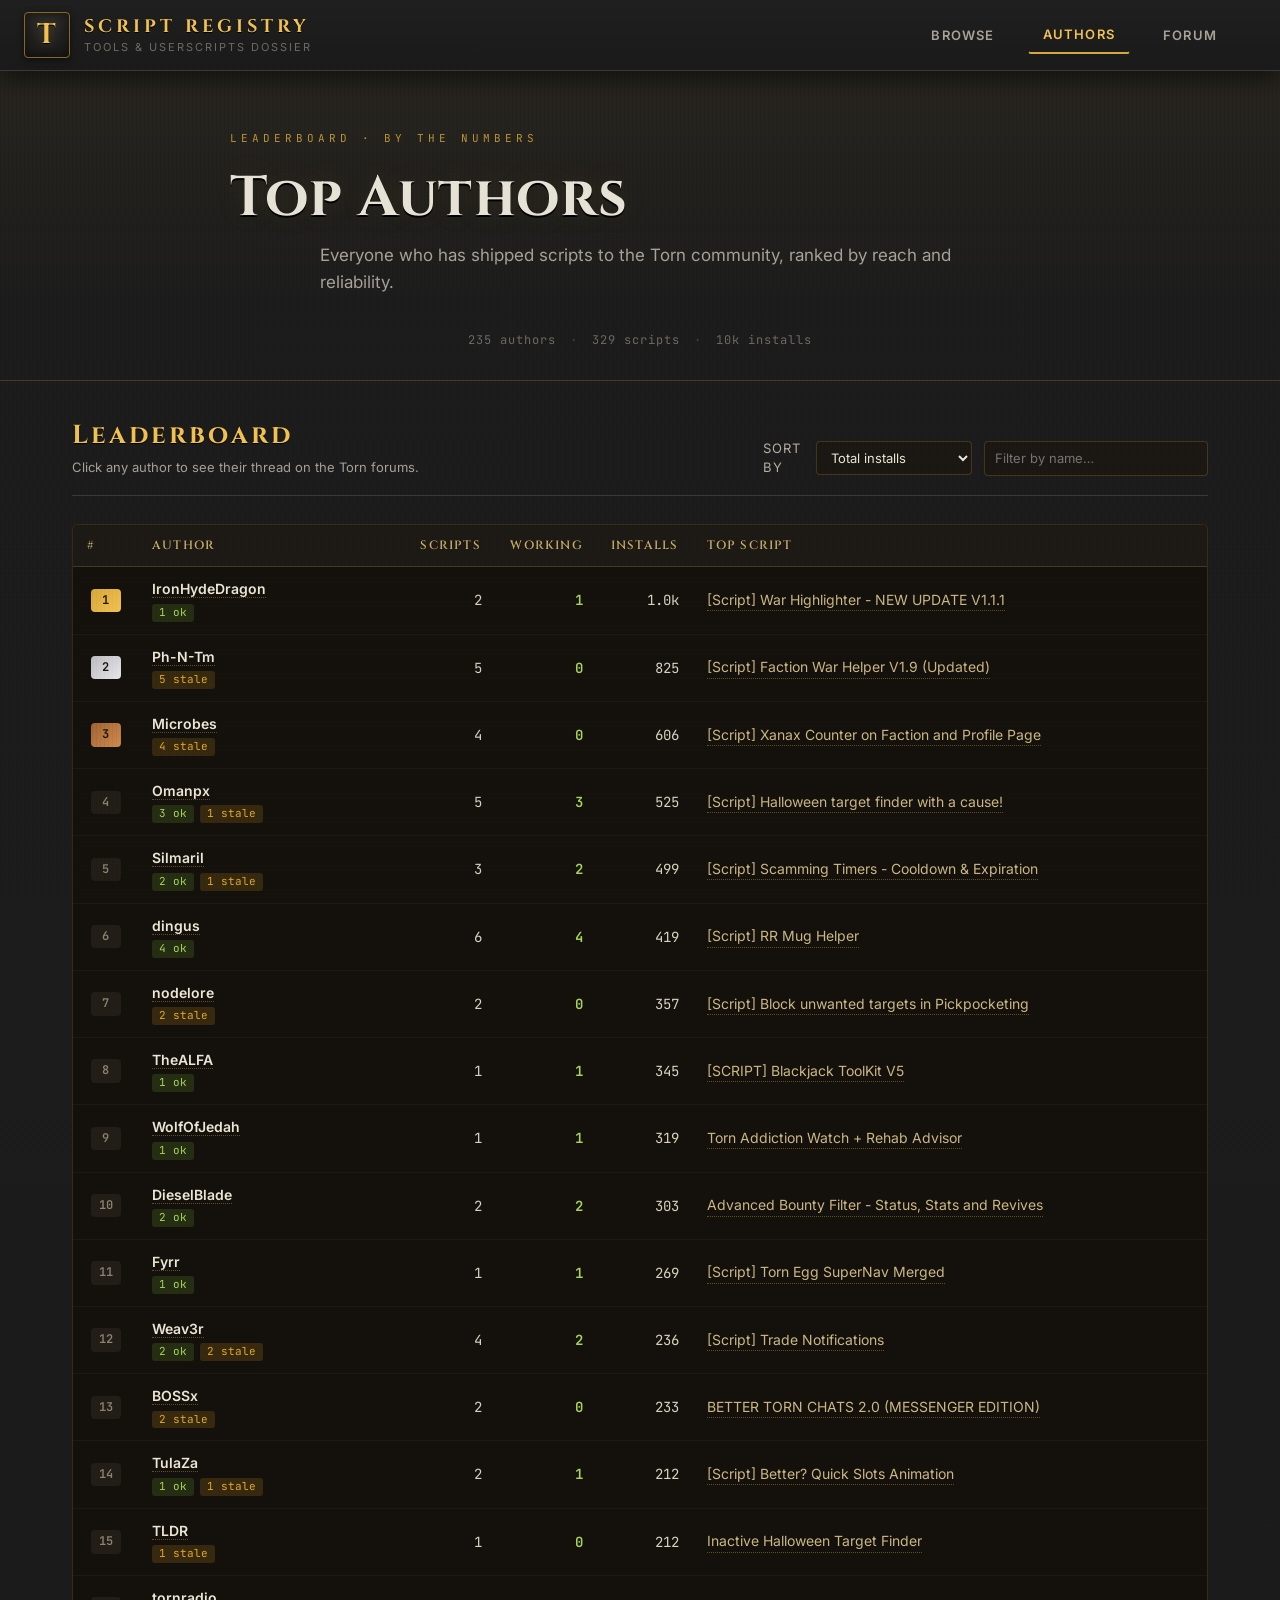
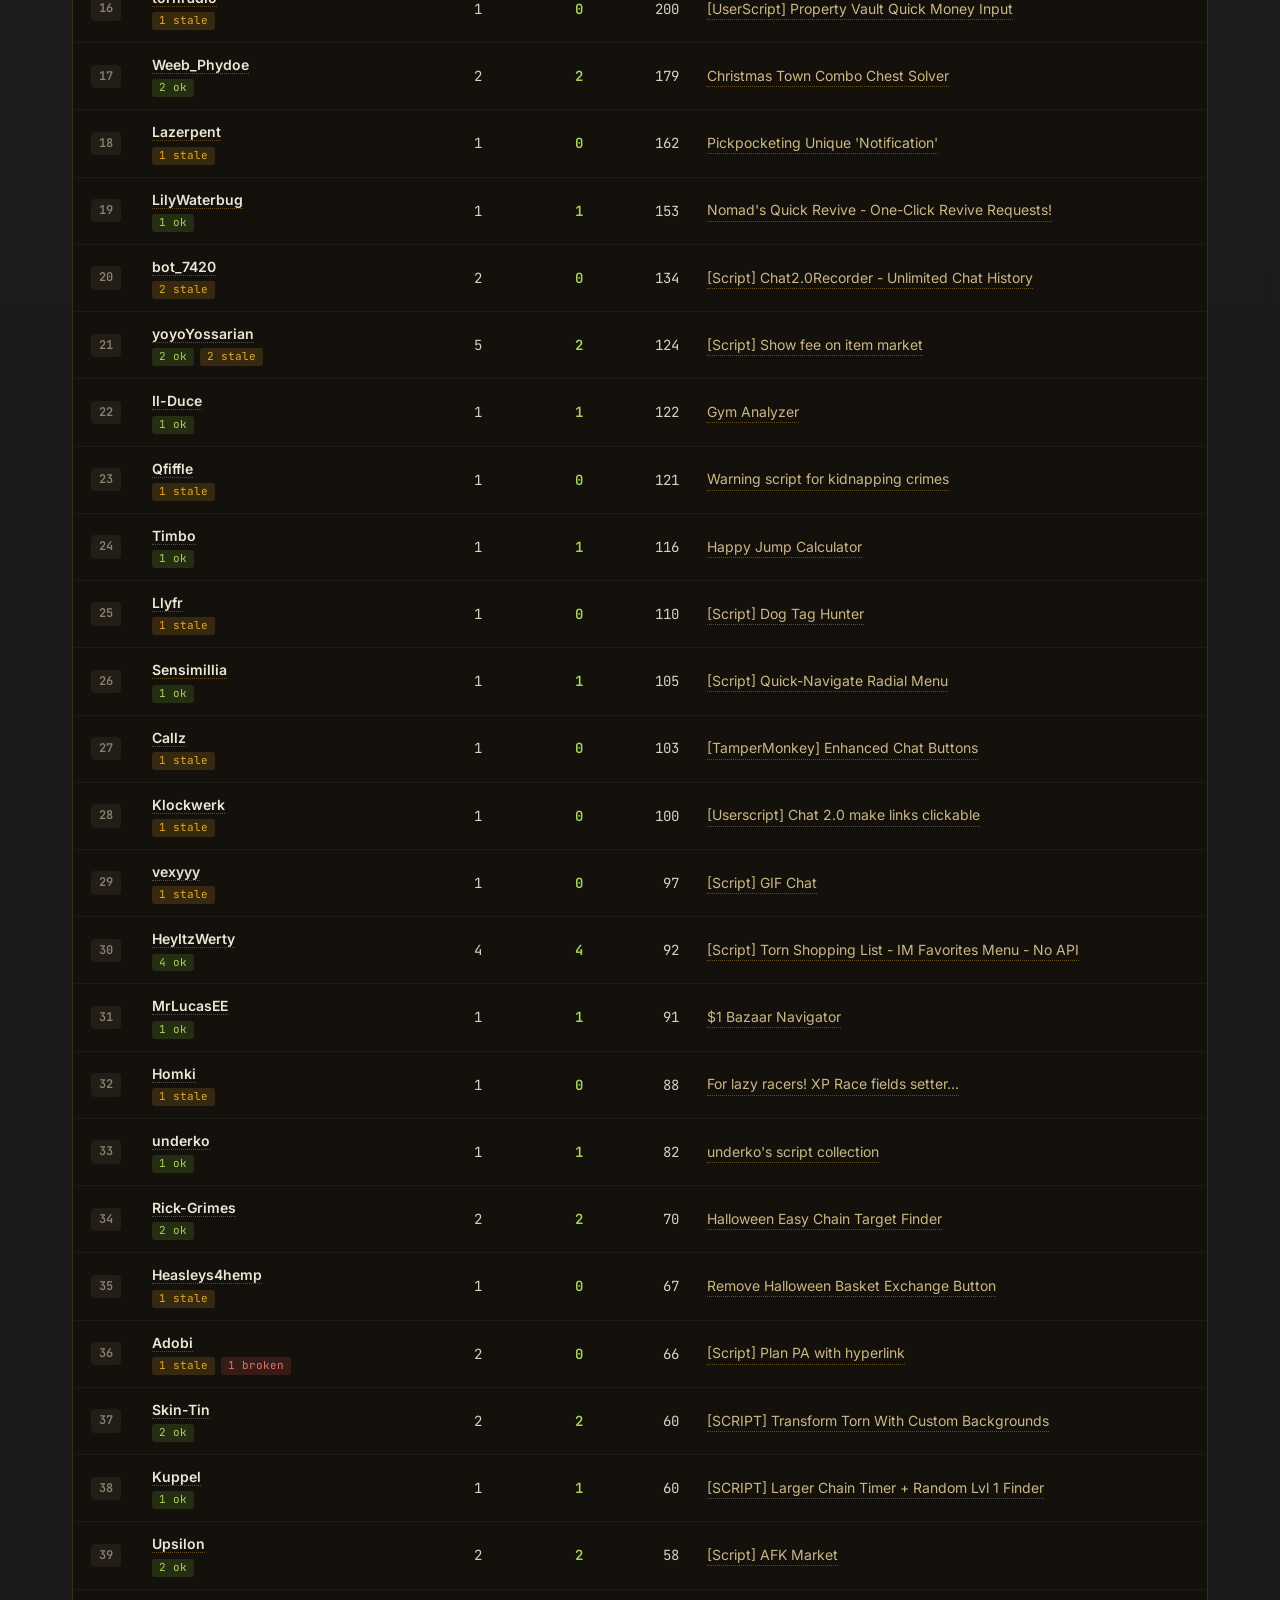
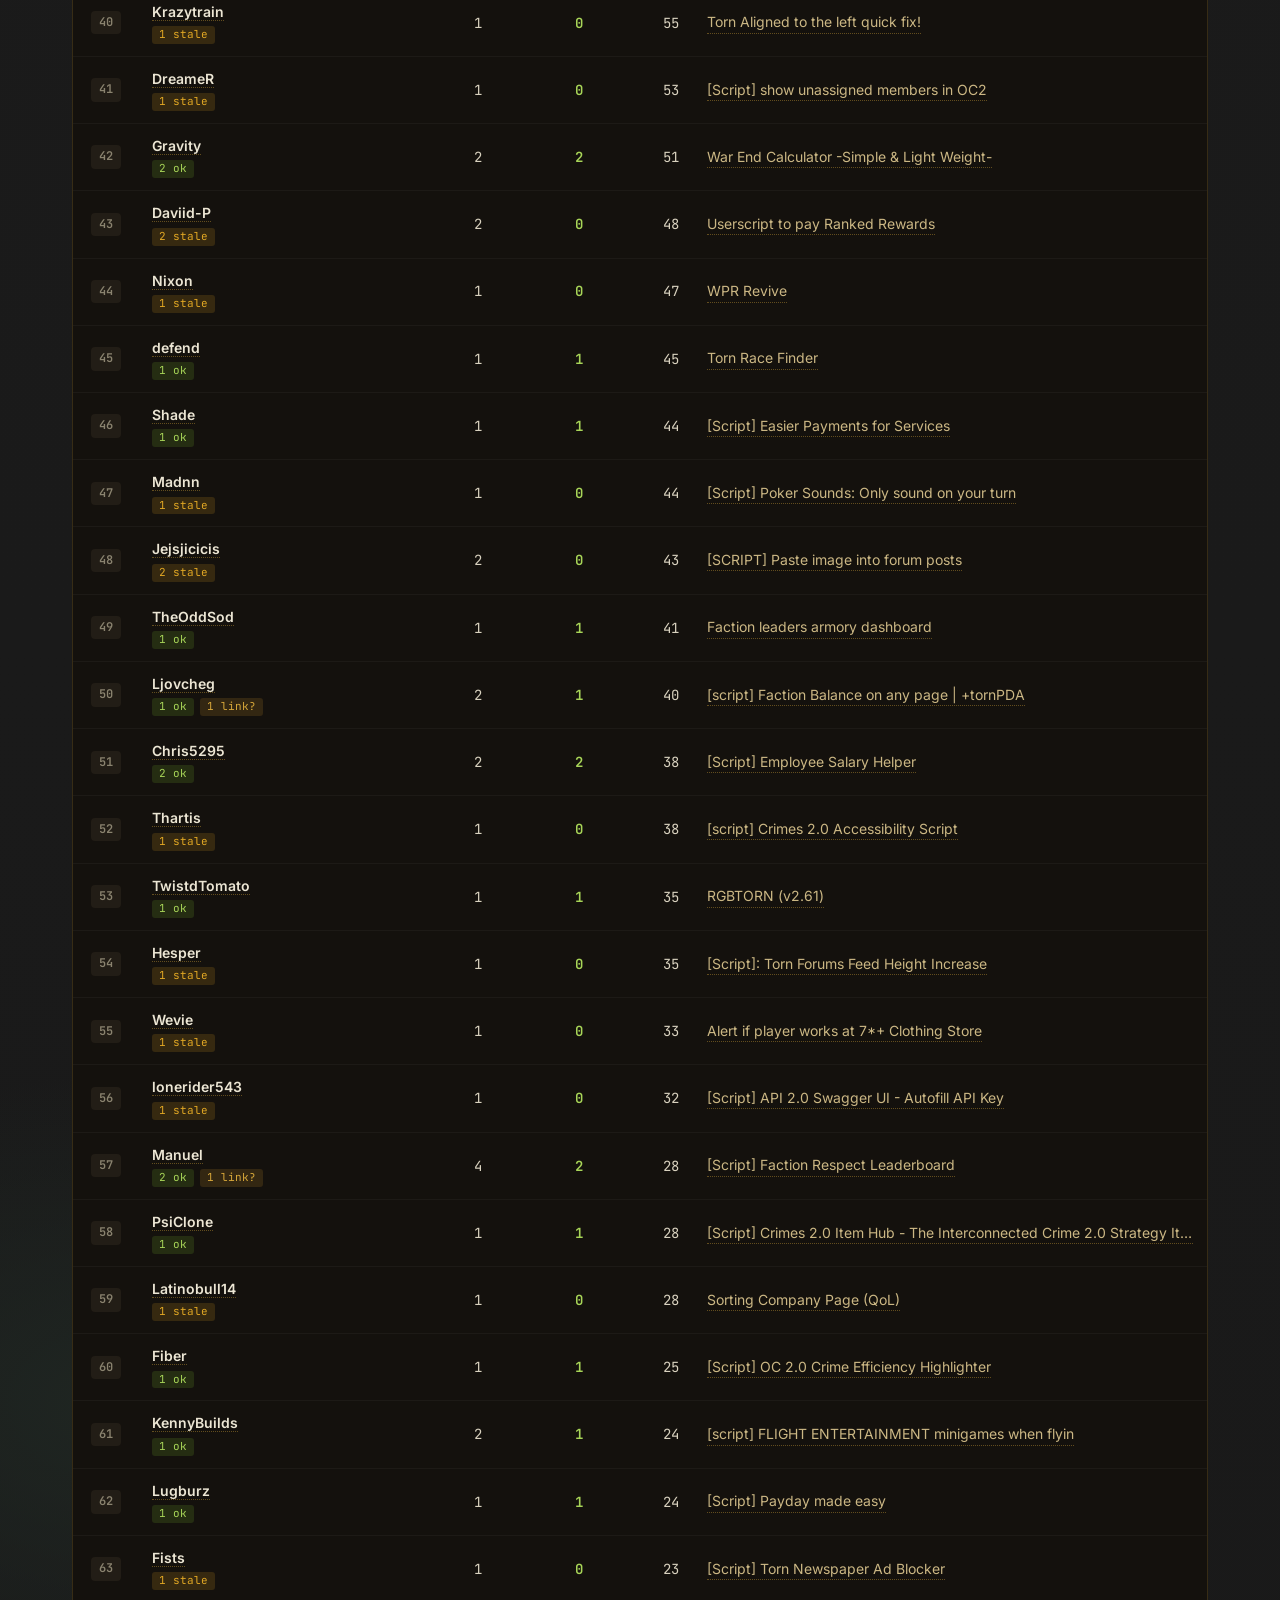
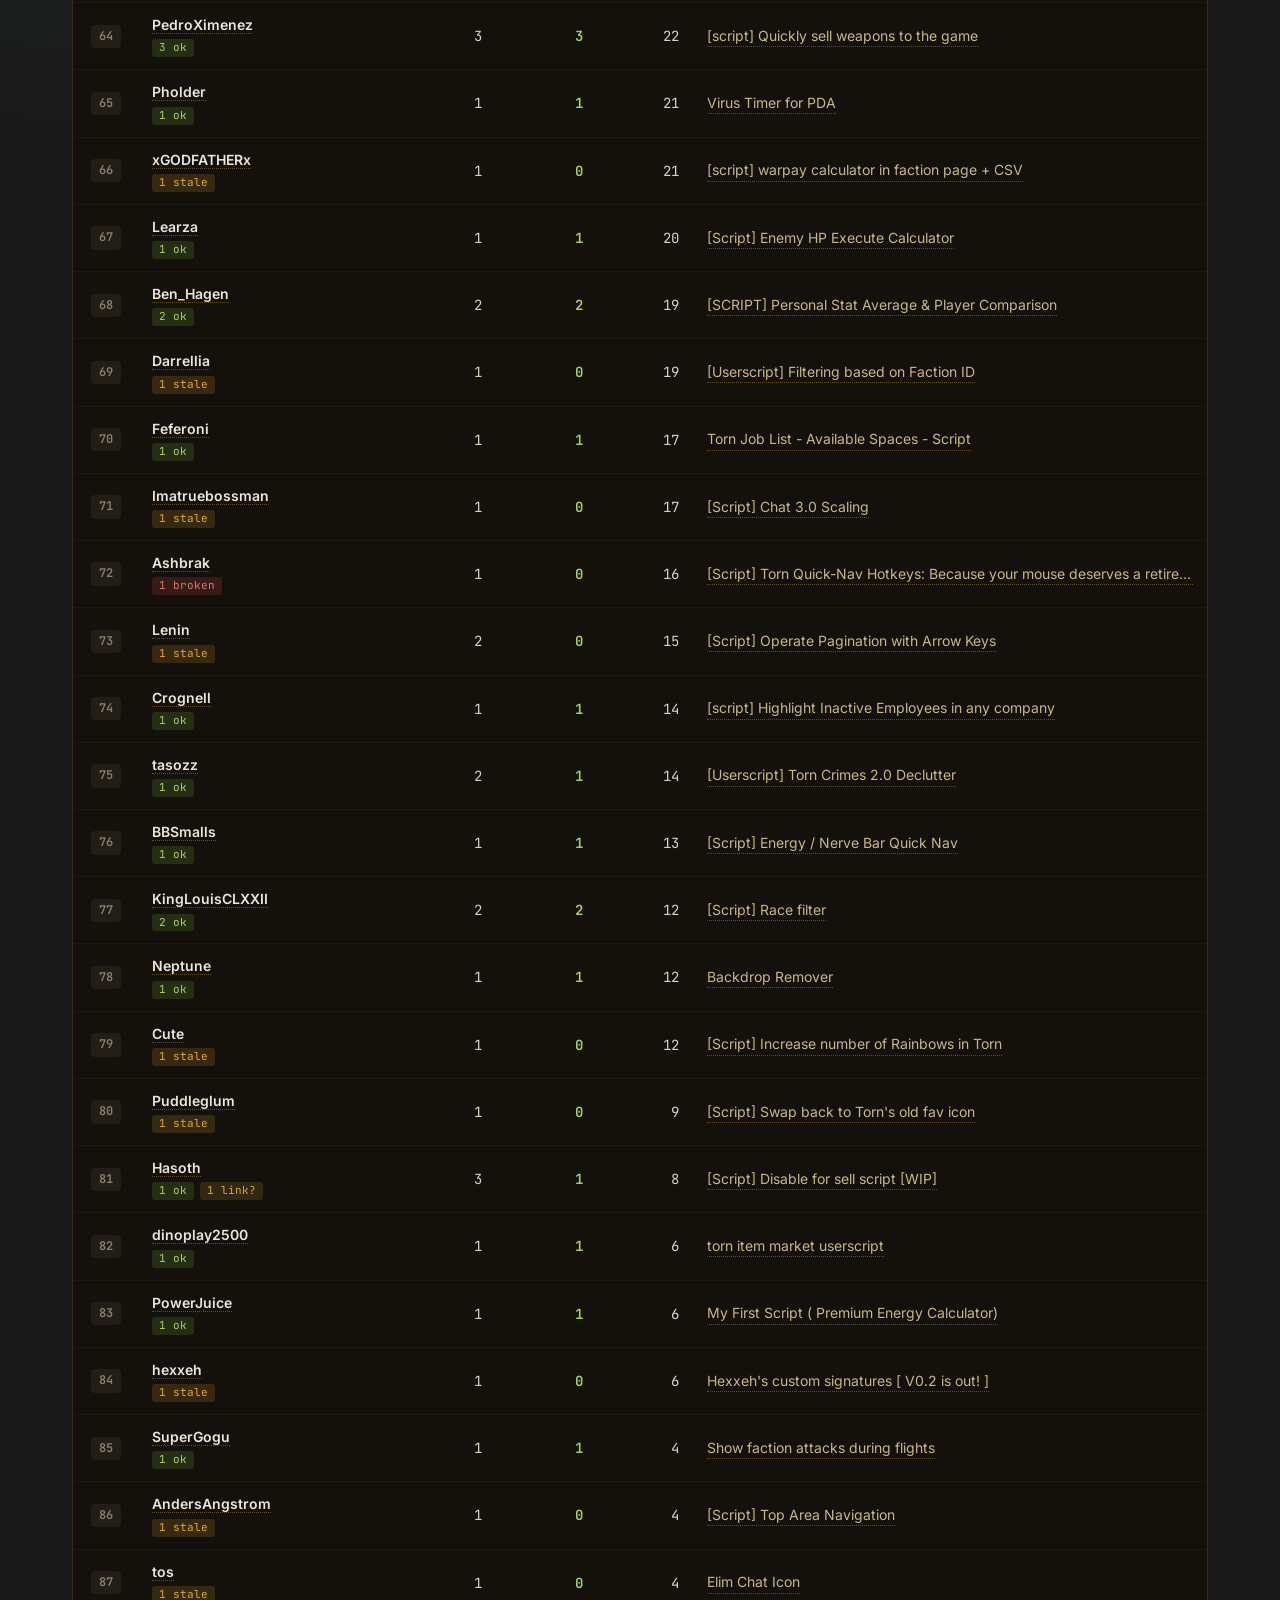
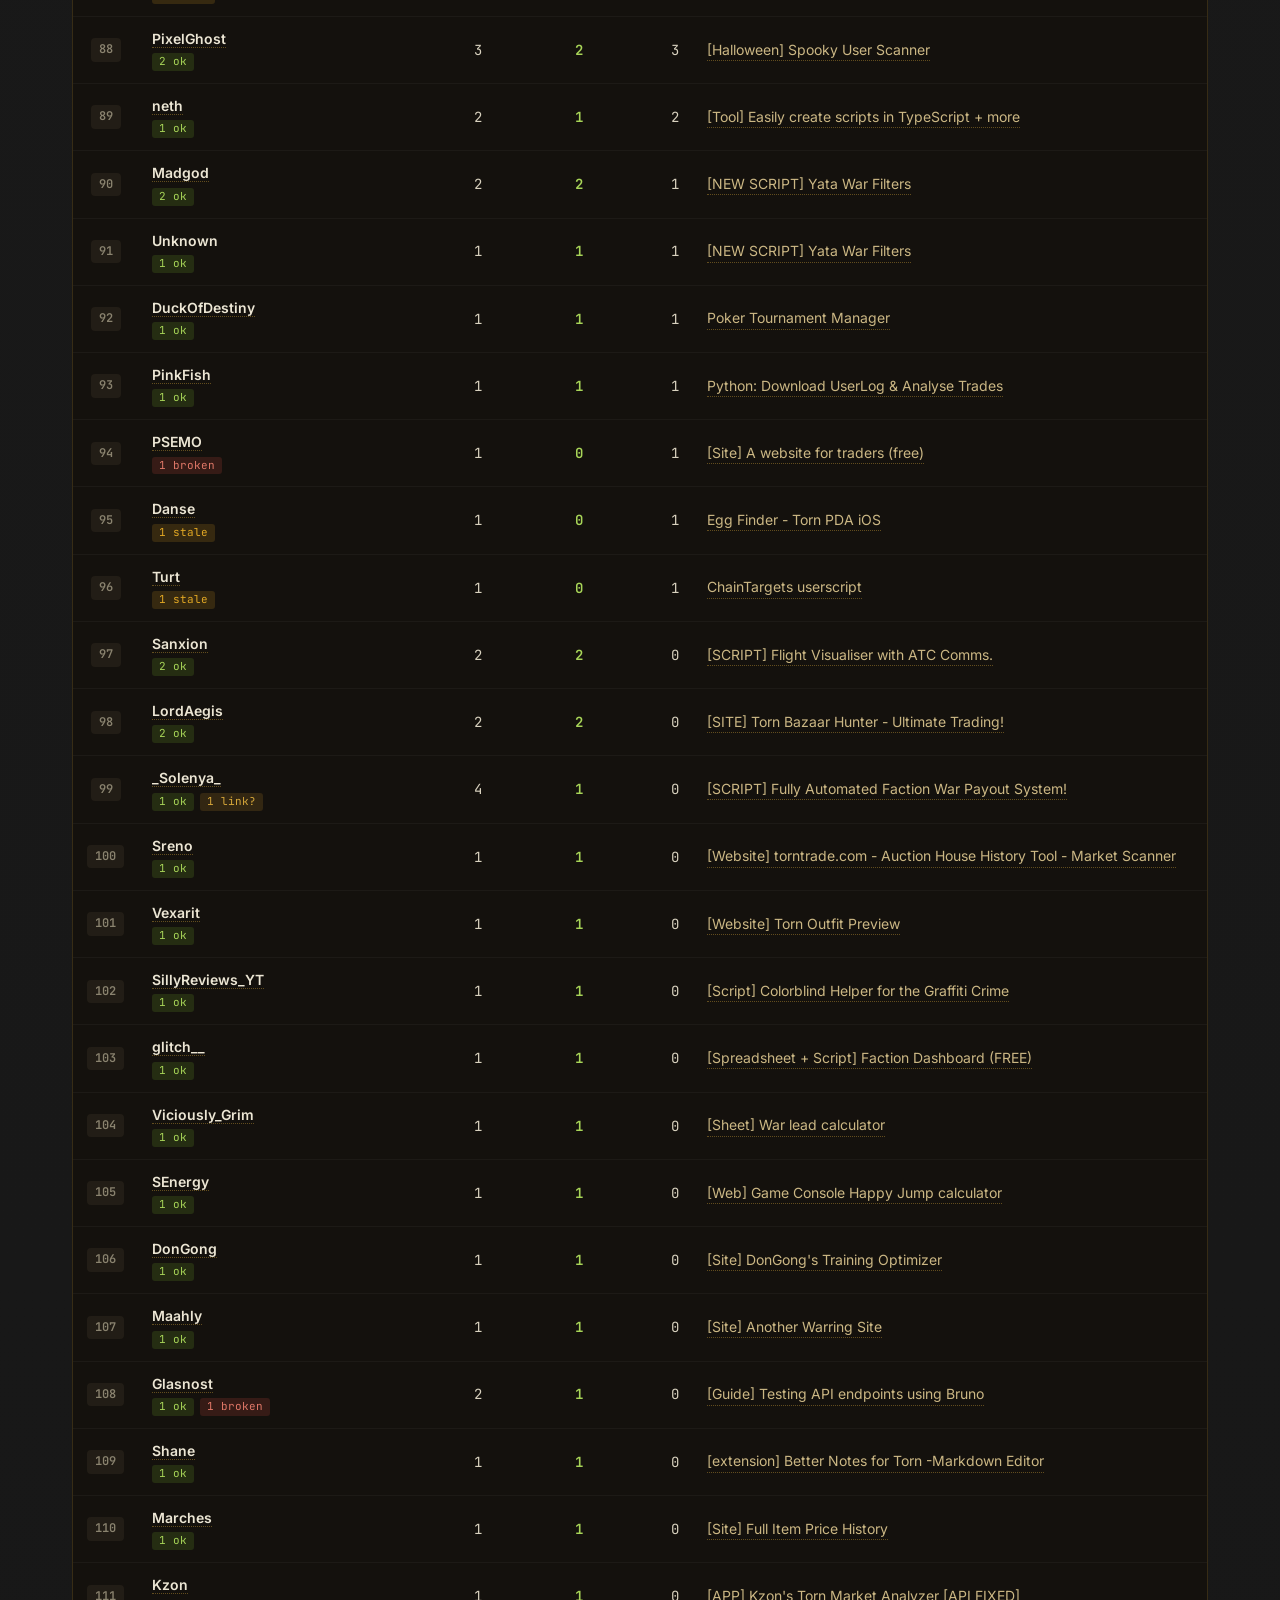
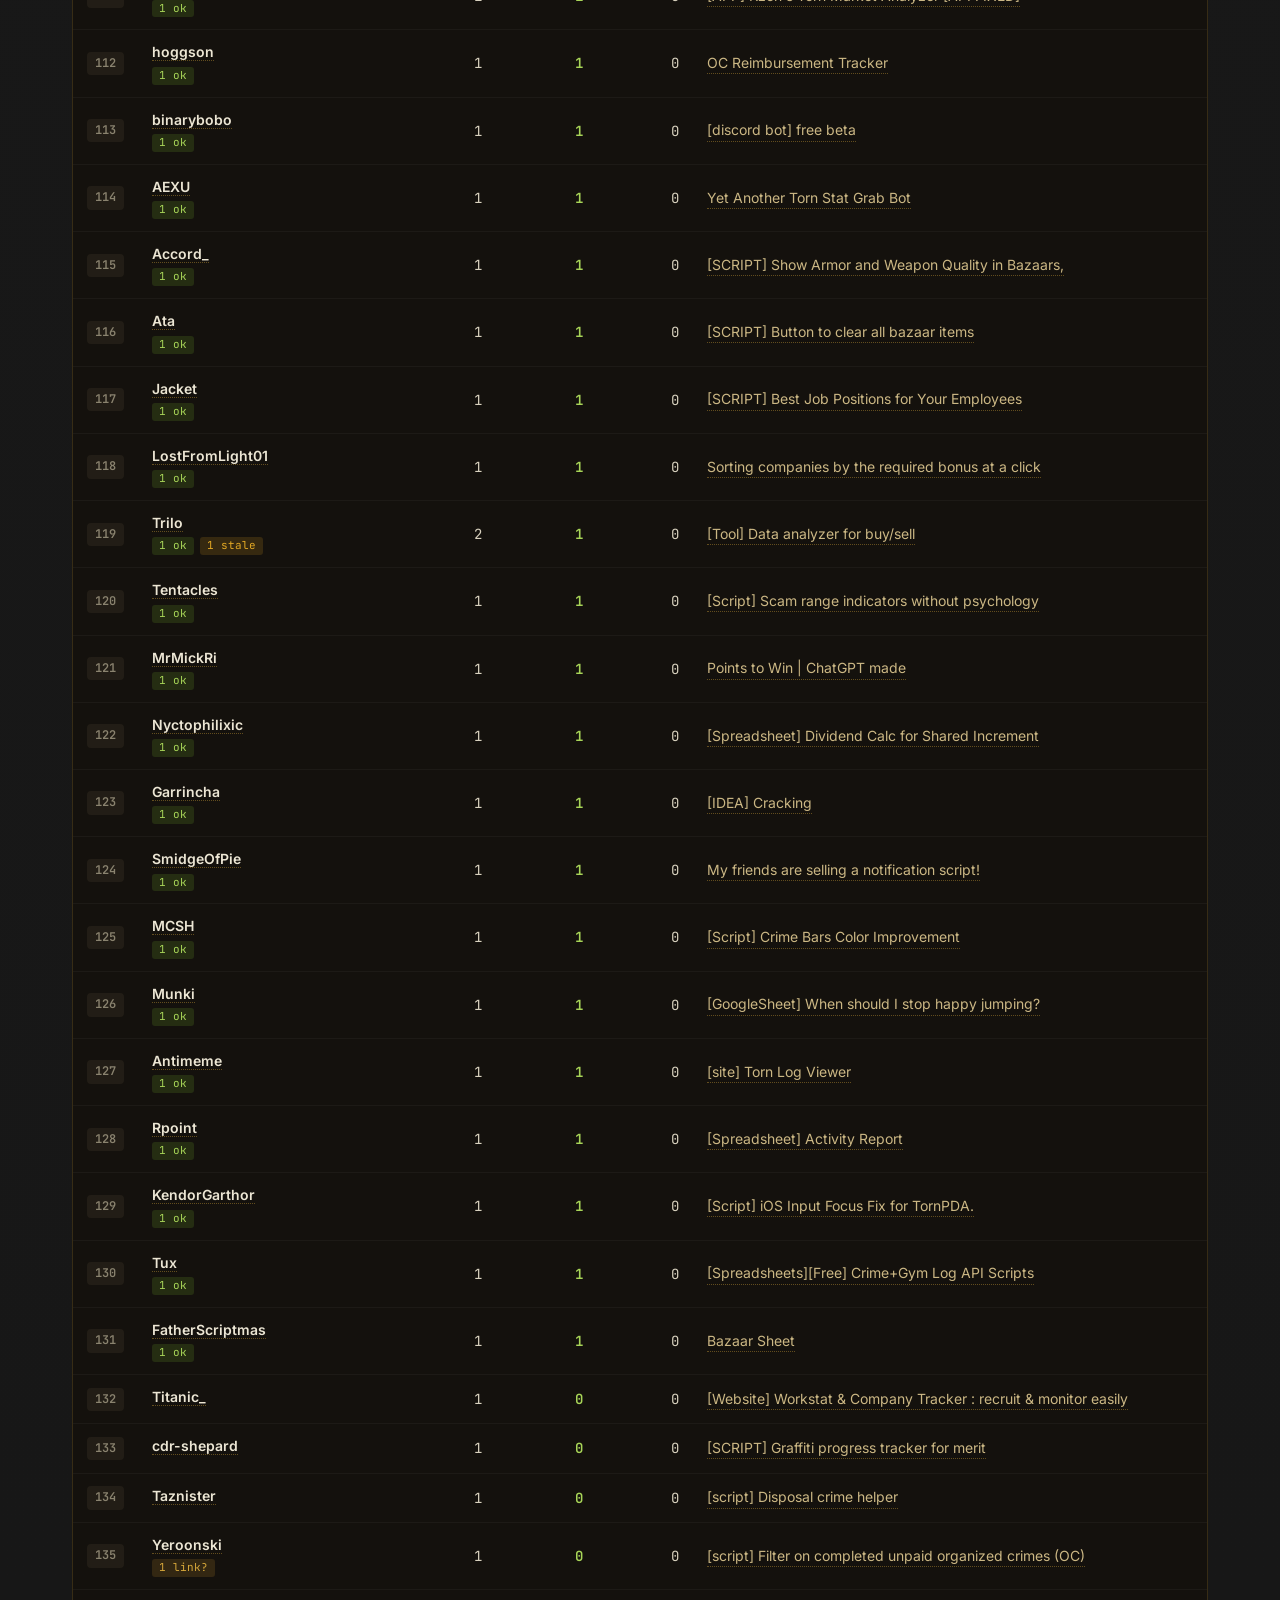
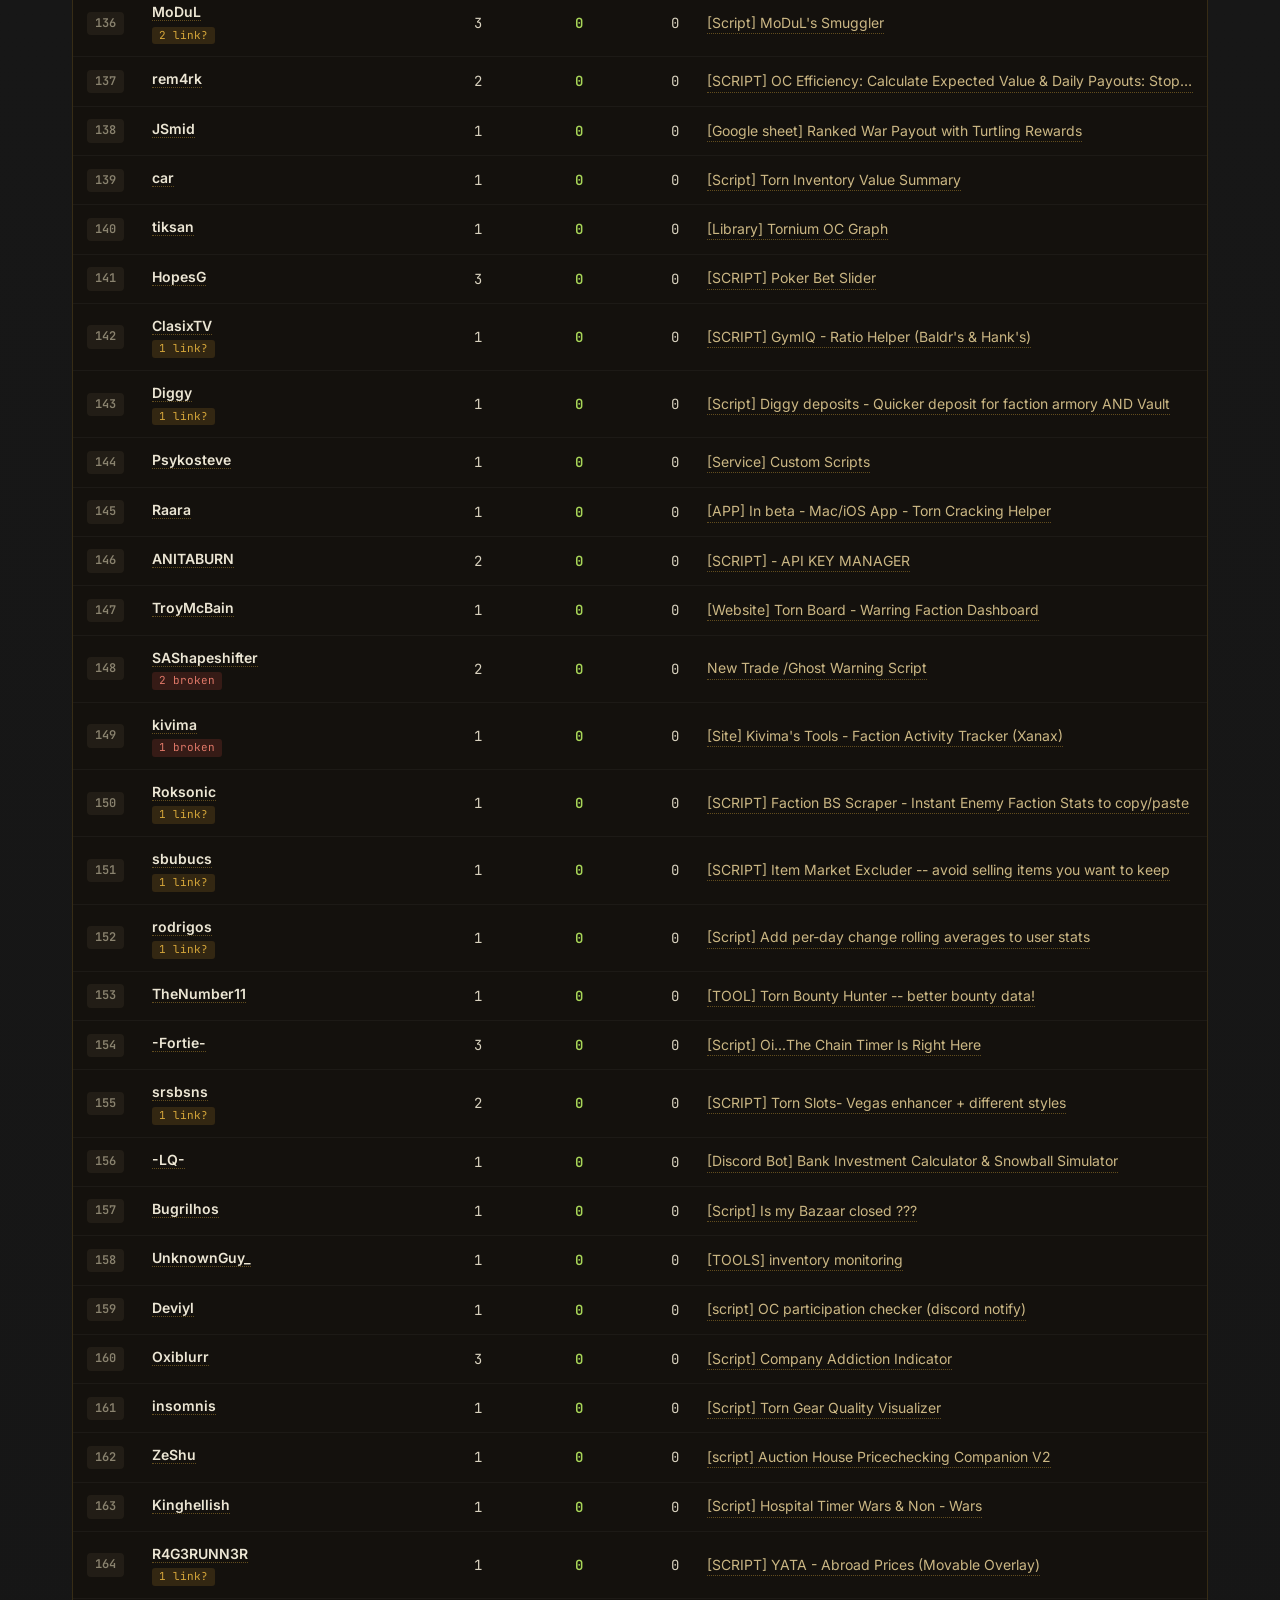
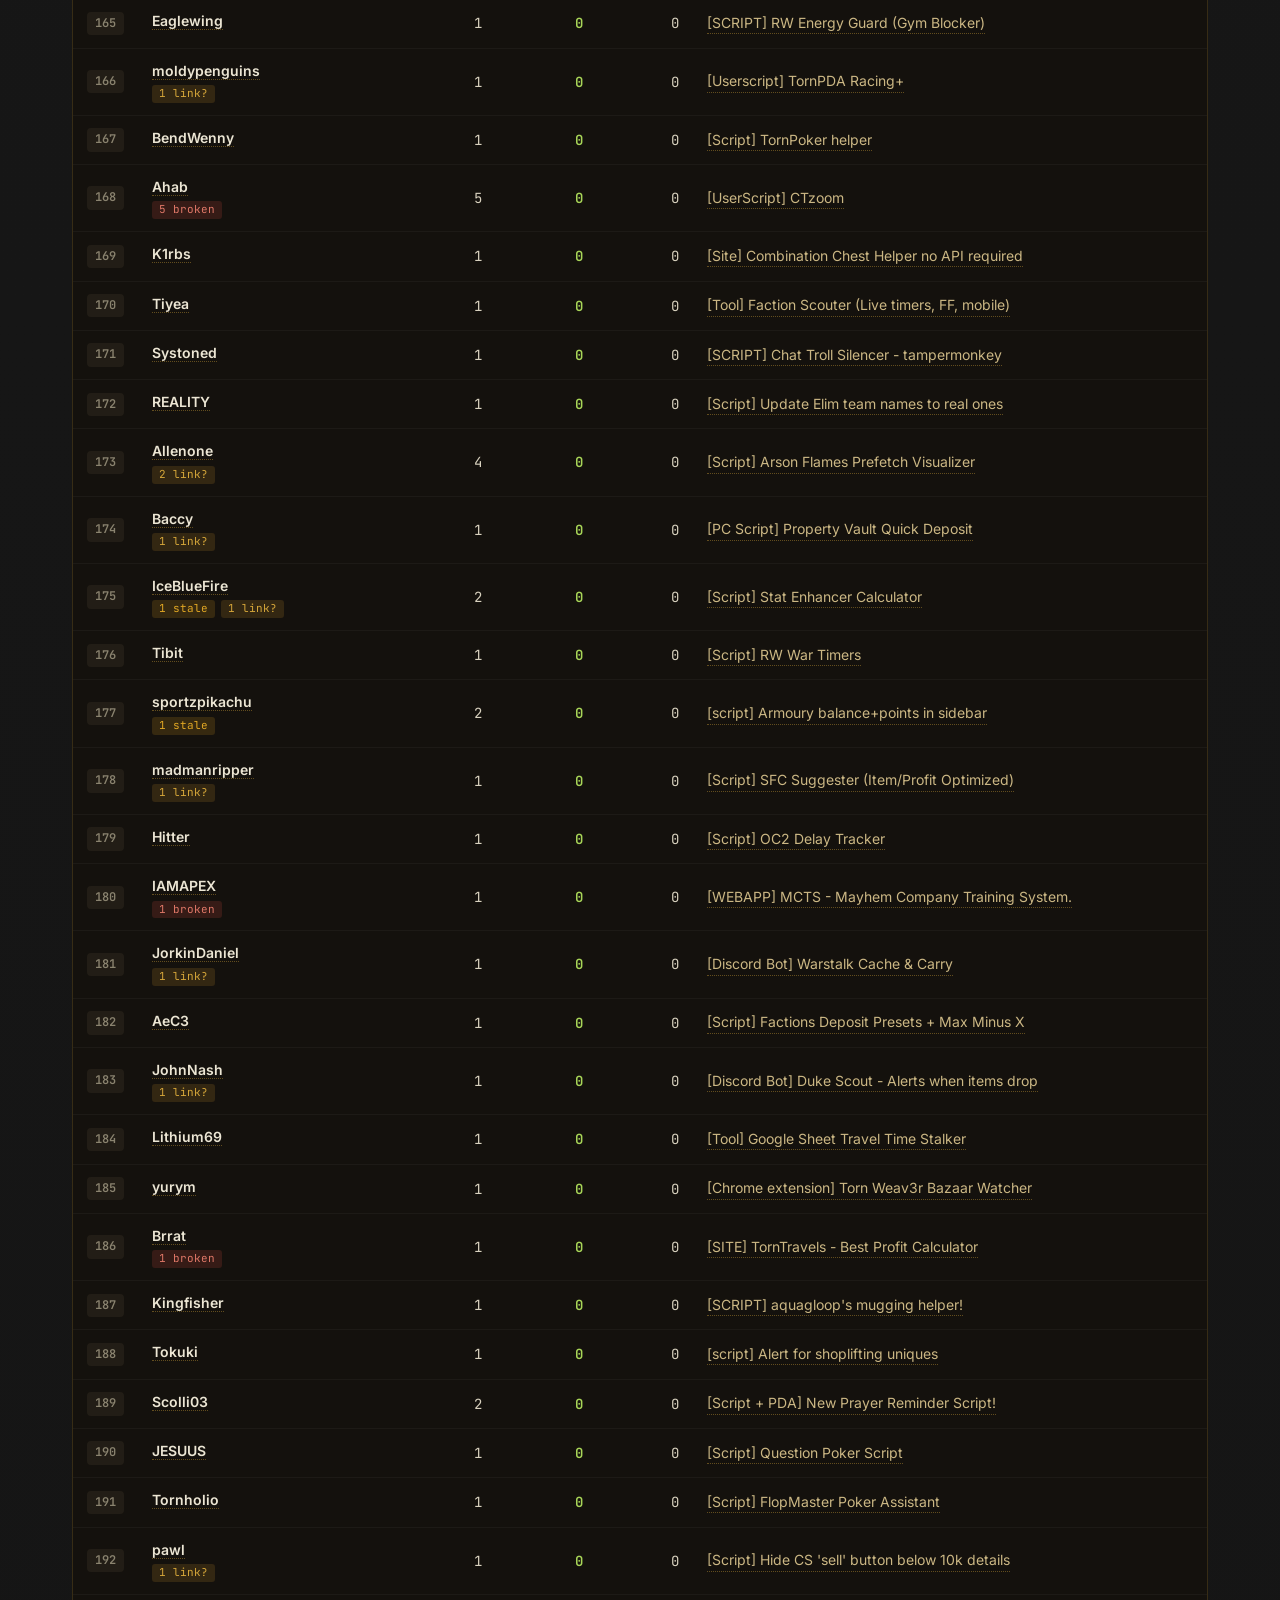
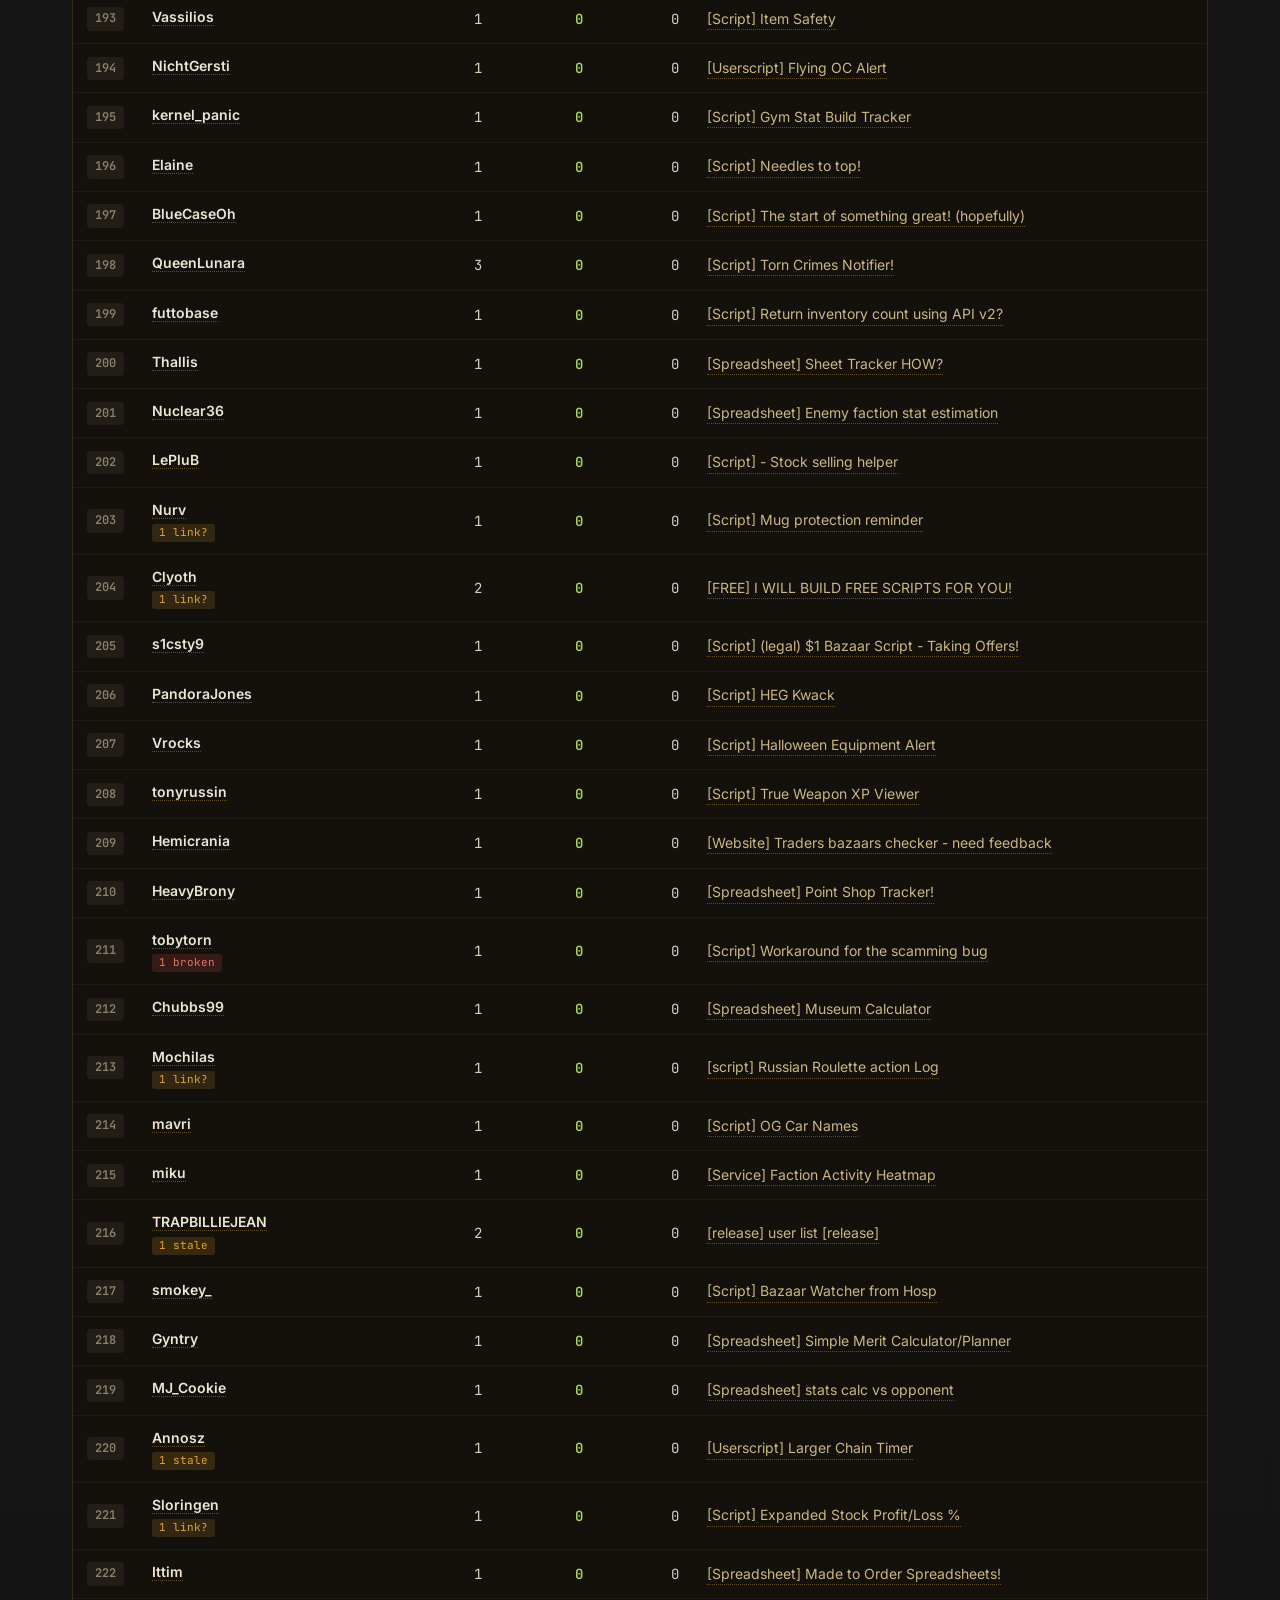
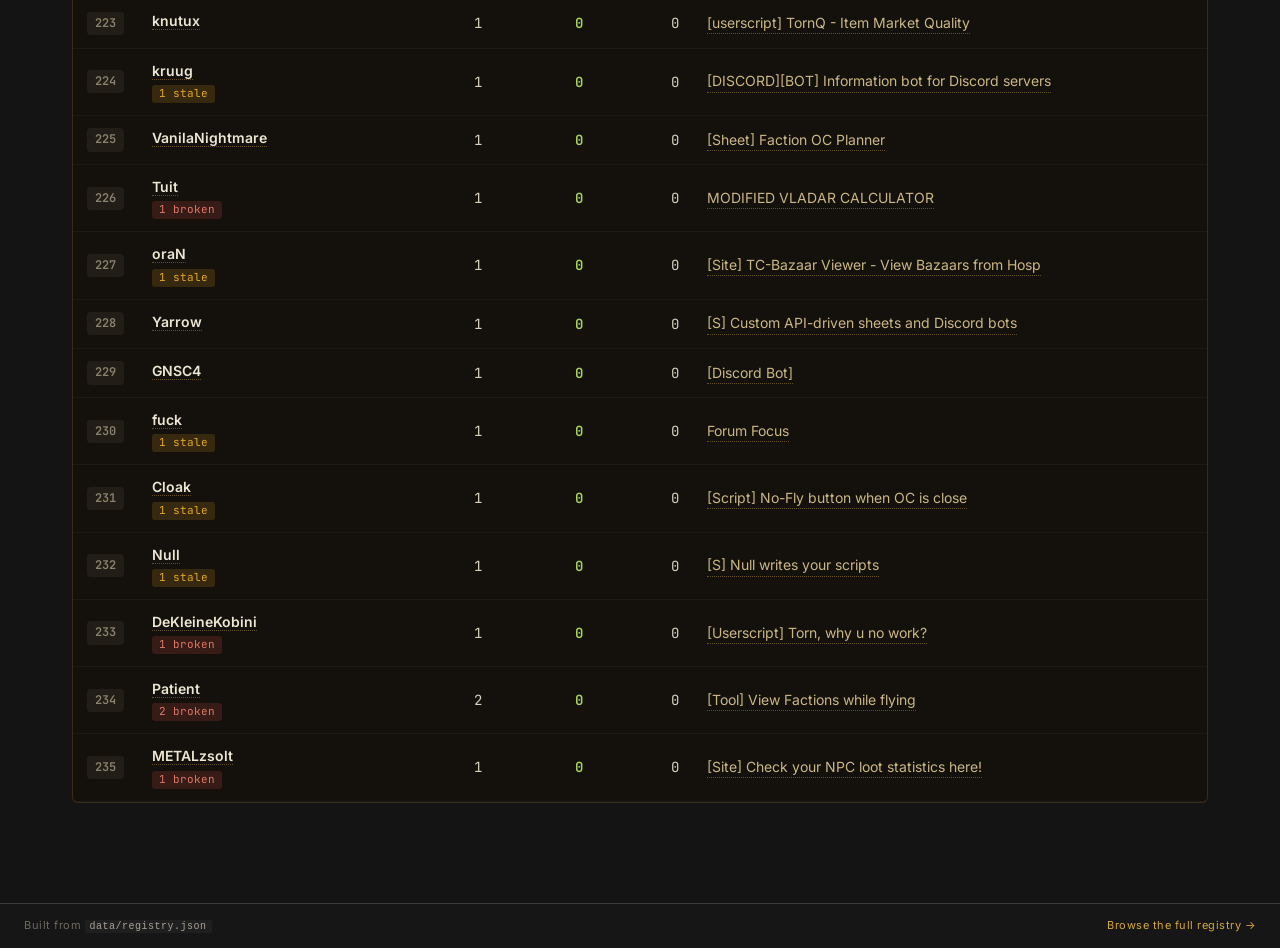
<file: web/authors.html>
<!DOCTYPE html>
<html lang="en">
<head>
  <meta charset="UTF-8" />
  <meta name="viewport" content="width=device-width, initial-scale=1.0" />
  <title>Top Authors · Torn Script Registry</title>
  <link rel="preconnect" href="https://fonts.googleapis.com">
  <link rel="preconnect" href="https://fonts.gstatic.com" crossorigin>
  <link href="https://fonts.googleapis.com/css2?family=Cinzel:wght@500;700;900&family=Inter:wght@400;500;600;700&family=JetBrains+Mono:wght@400;600&display=swap" rel="stylesheet">
  <link rel="stylesheet" href="styles.css" />
</head>
<body class="landing authors-page">
  <div class="grunge"></div>

  <header class="topbar landing-topbar">
    <a class="brand brand-link" href="index.html" title="Back to home">
      <span class="brand-mark">T</span>
      <div class="brand-text">
        <h1>SCRIPT&nbsp;REGISTRY</h1>
        <span class="brand-sub">Tools &amp; Userscripts Dossier</span>
      </div>
    </a>
    <nav class="landing-nav">
      <a href="browse.html" class="lnav-link">Browse</a>
      <a href="authors.html" class="lnav-link active">Authors</a>
      <a href="https://www.torn.com/forums.php#/p=forums&f=67" target="_blank" rel="noopener" class="lnav-link">Forum</a>
    </nav>
  </header>

  <section class="authors-hero">
    <div class="hero-inner">
      <div class="hero-eyebrow">LEADERBOARD · BY THE NUMBERS</div>
      <h2 class="hero-headline">Top Authors</h2>
      <p class="hero-tagline">
        Everyone who has shipped scripts to the Torn community, ranked by reach and reliability.
      </p>
      <div class="hero-substats">
        <span id="authCount">— authors</span>
        <span class="hero-sep">·</span>
        <span id="authScripts">— scripts</span>
        <span class="hero-sep">·</span>
        <span id="authInstalls">— installs</span>
      </div>
    </div>
  </section>

  <section class="authors-section">
    <header class="featured-head">
      <div>
        <h2 class="section-title">Leaderboard</h2>
        <p class="section-sub">Click any author to see their thread on the Torn forums.</p>
      </div>
      <div class="authors-controls">
        <label class="auth-sort">
          Sort by
          <select id="sortBy">
            <option value="installs" selected>Total installs</option>
            <option value="working">Working scripts</option>
            <option value="scripts">Total scripts</option>
            <option value="name">Name (A–Z)</option>
          </select>
        </label>
        <input type="search" id="authQ" placeholder="Filter by name…" autocomplete="off" class="auth-filter" />
      </div>
    </header>

    <div id="authorsTableWrap" class="authors-table-wrap">
      <div class="loading">Loading authors…</div>
    </div>
  </section>

  <footer class="footer landing-footer">
    <span>Built from <code>data/registry.json</code></span>
    <span class="footer-right"><a href="browse.html">Browse the full registry →</a></span>
  </footer>

  <script src="authors.js"></script>
</body>
</html>
</file>
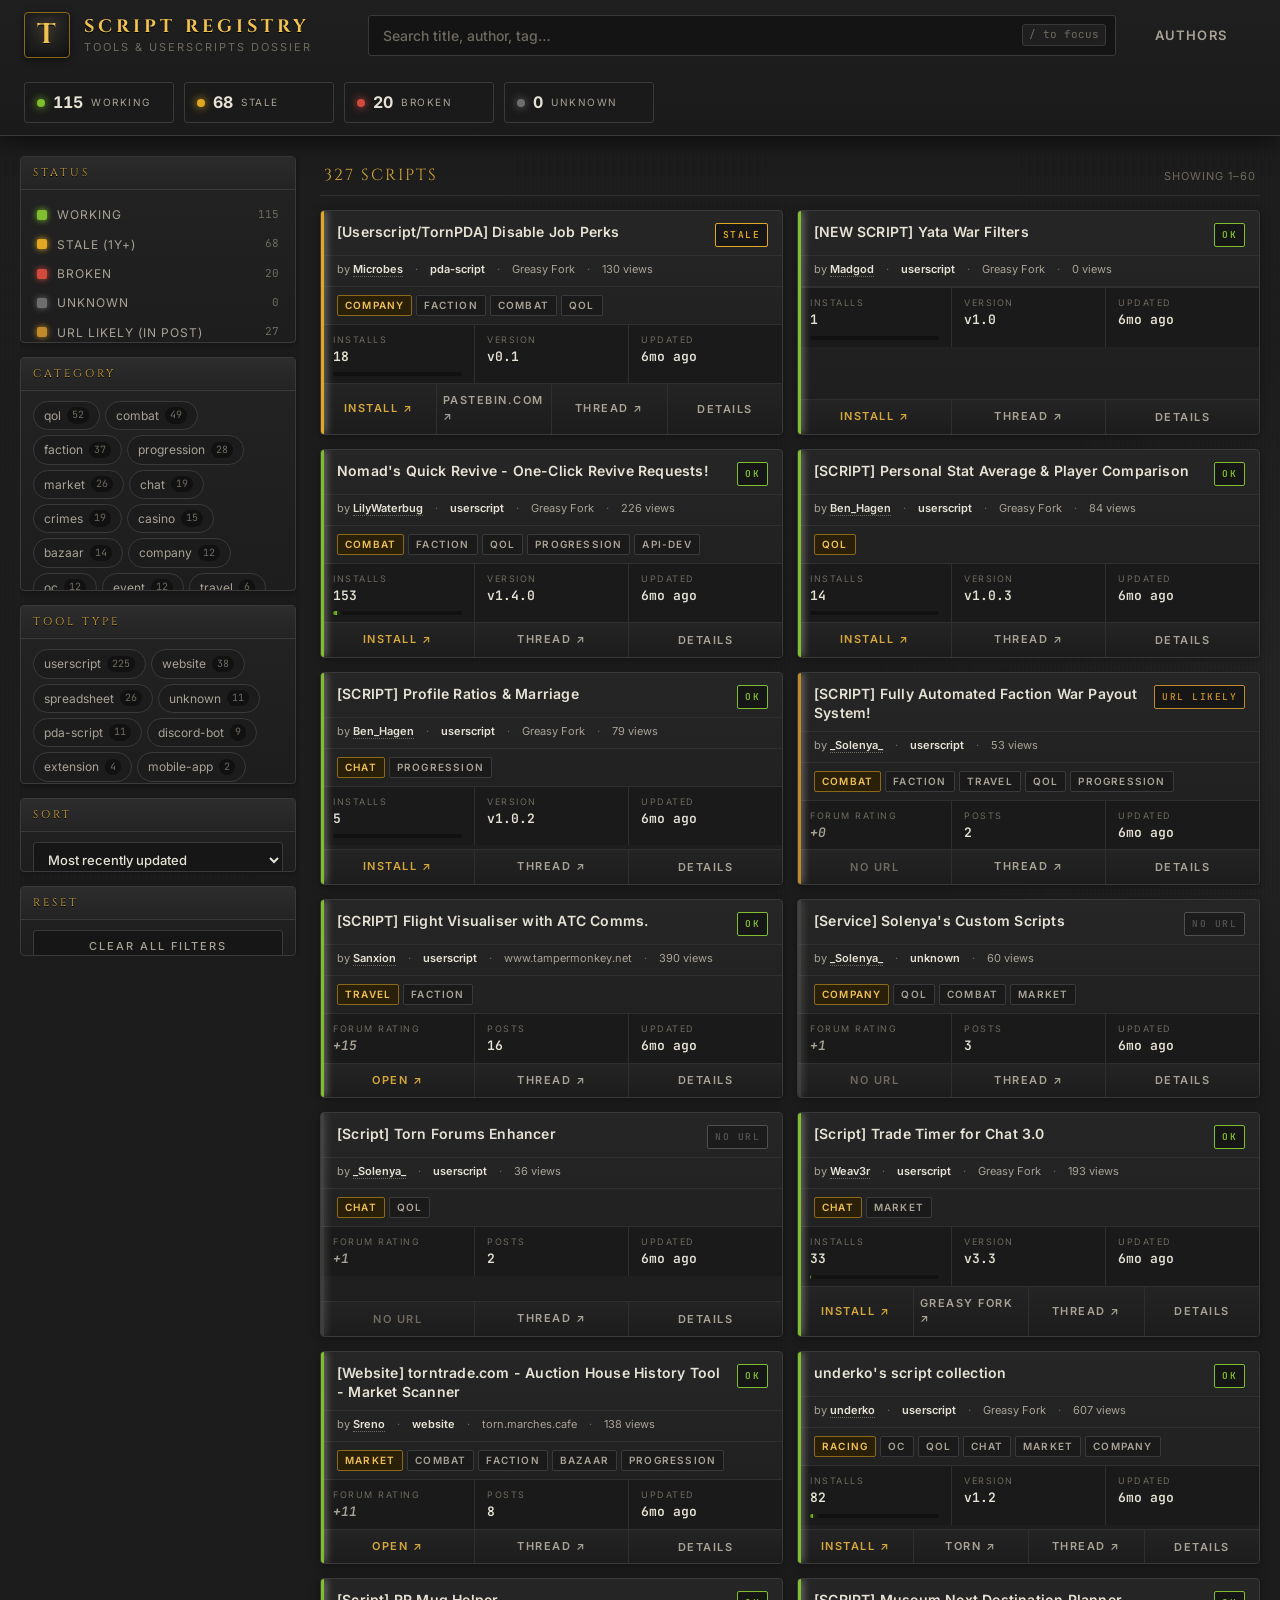
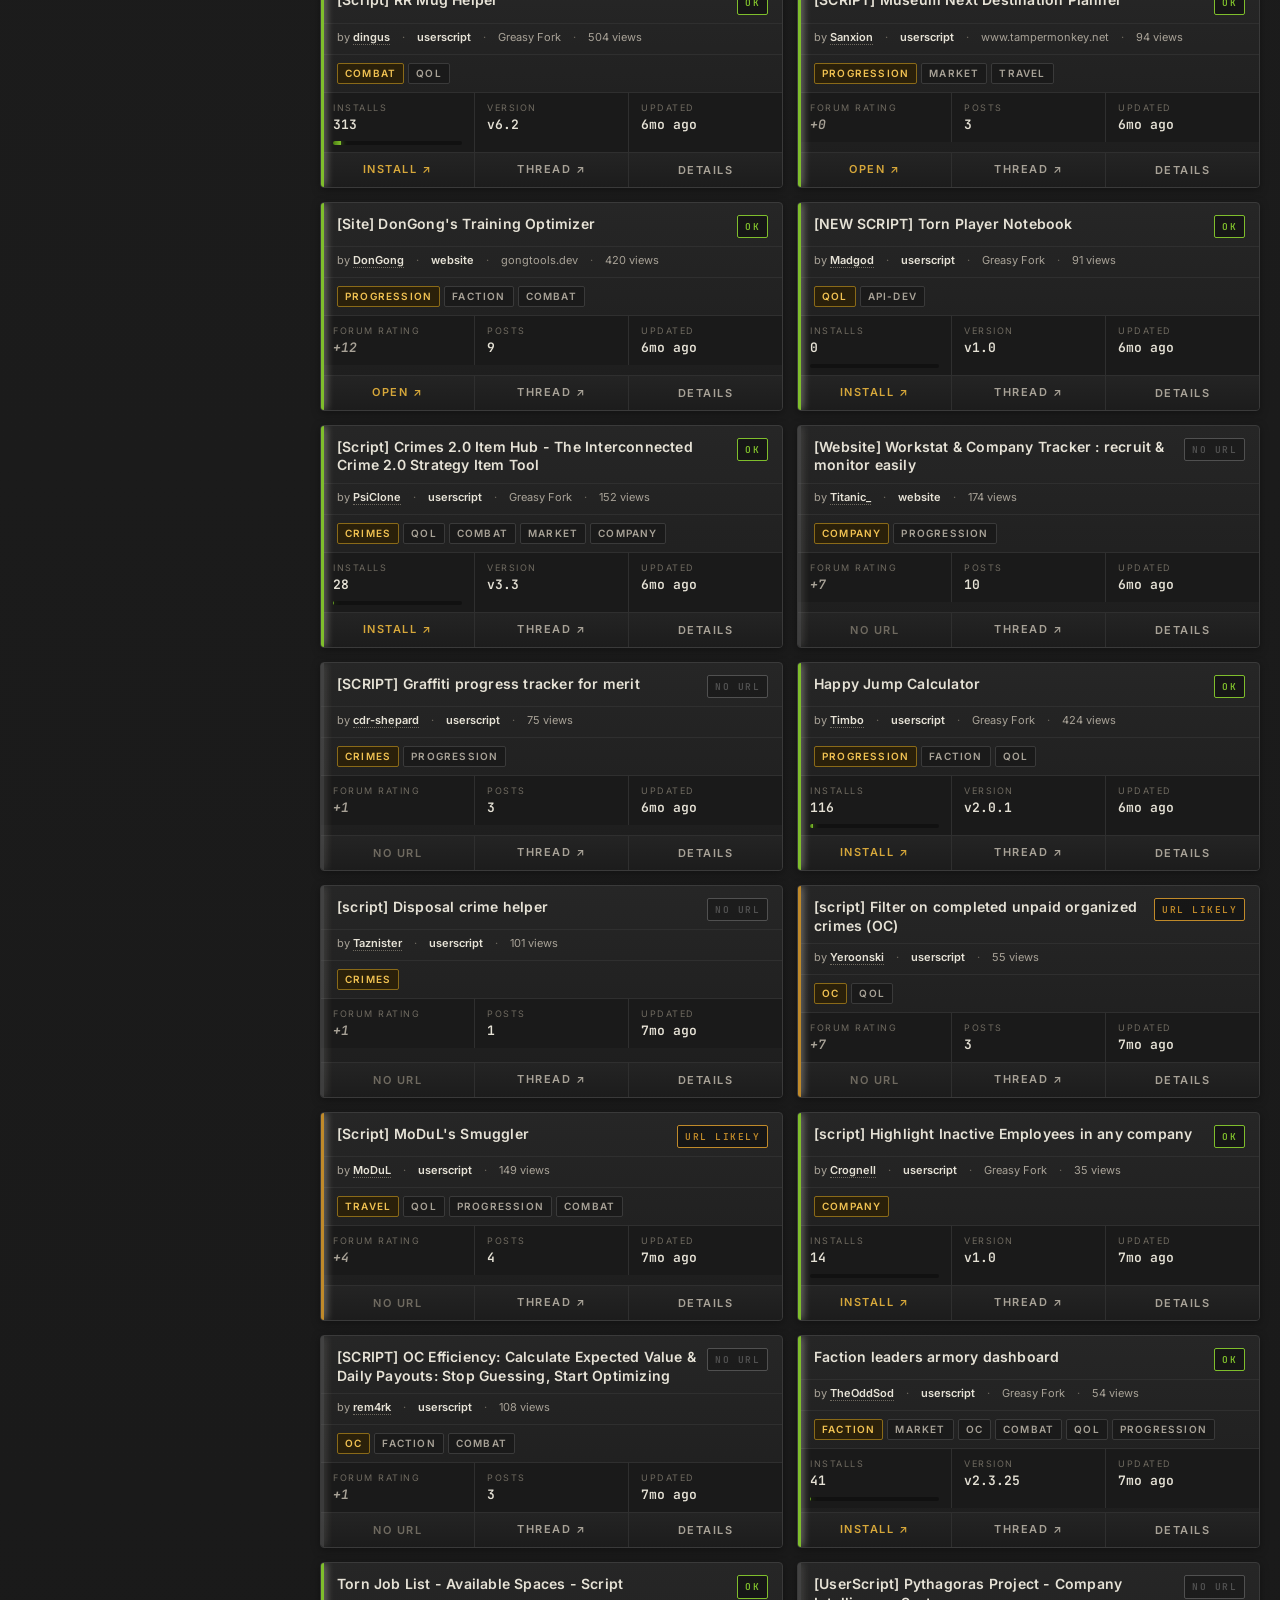
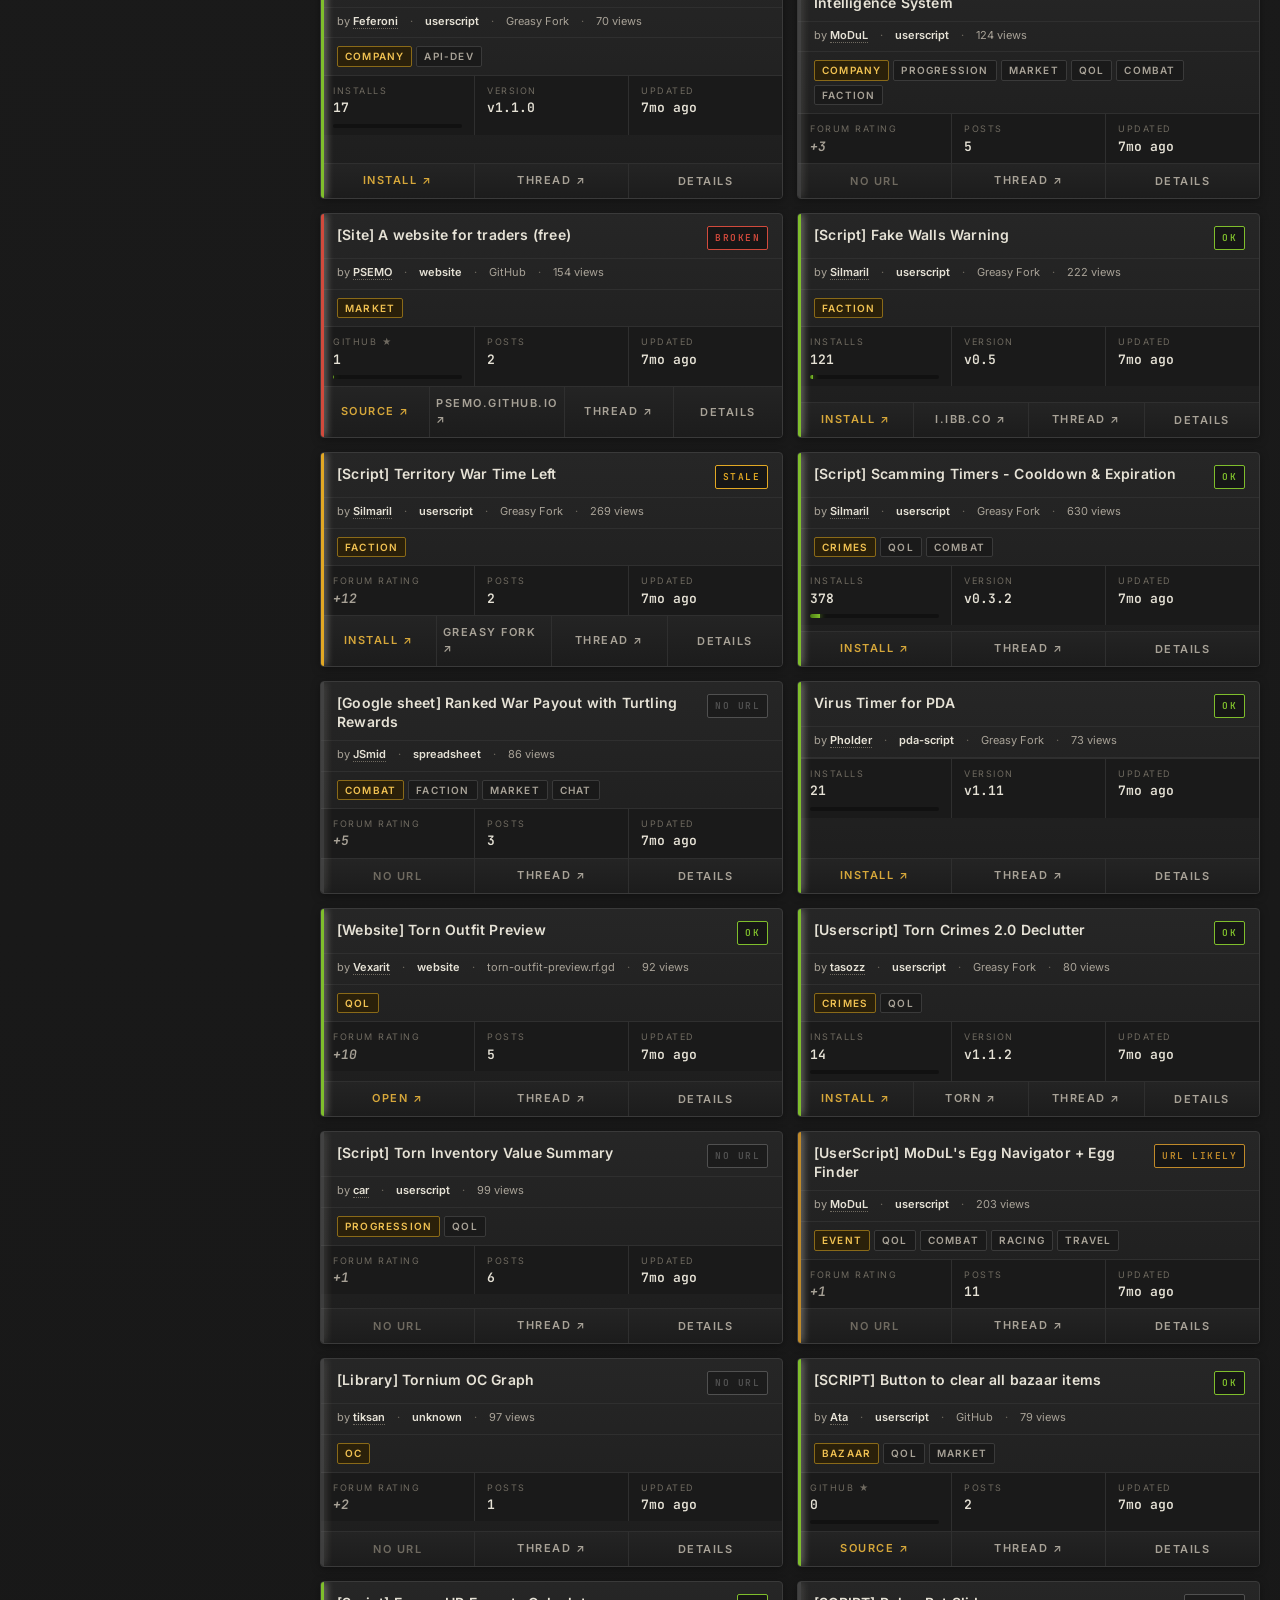
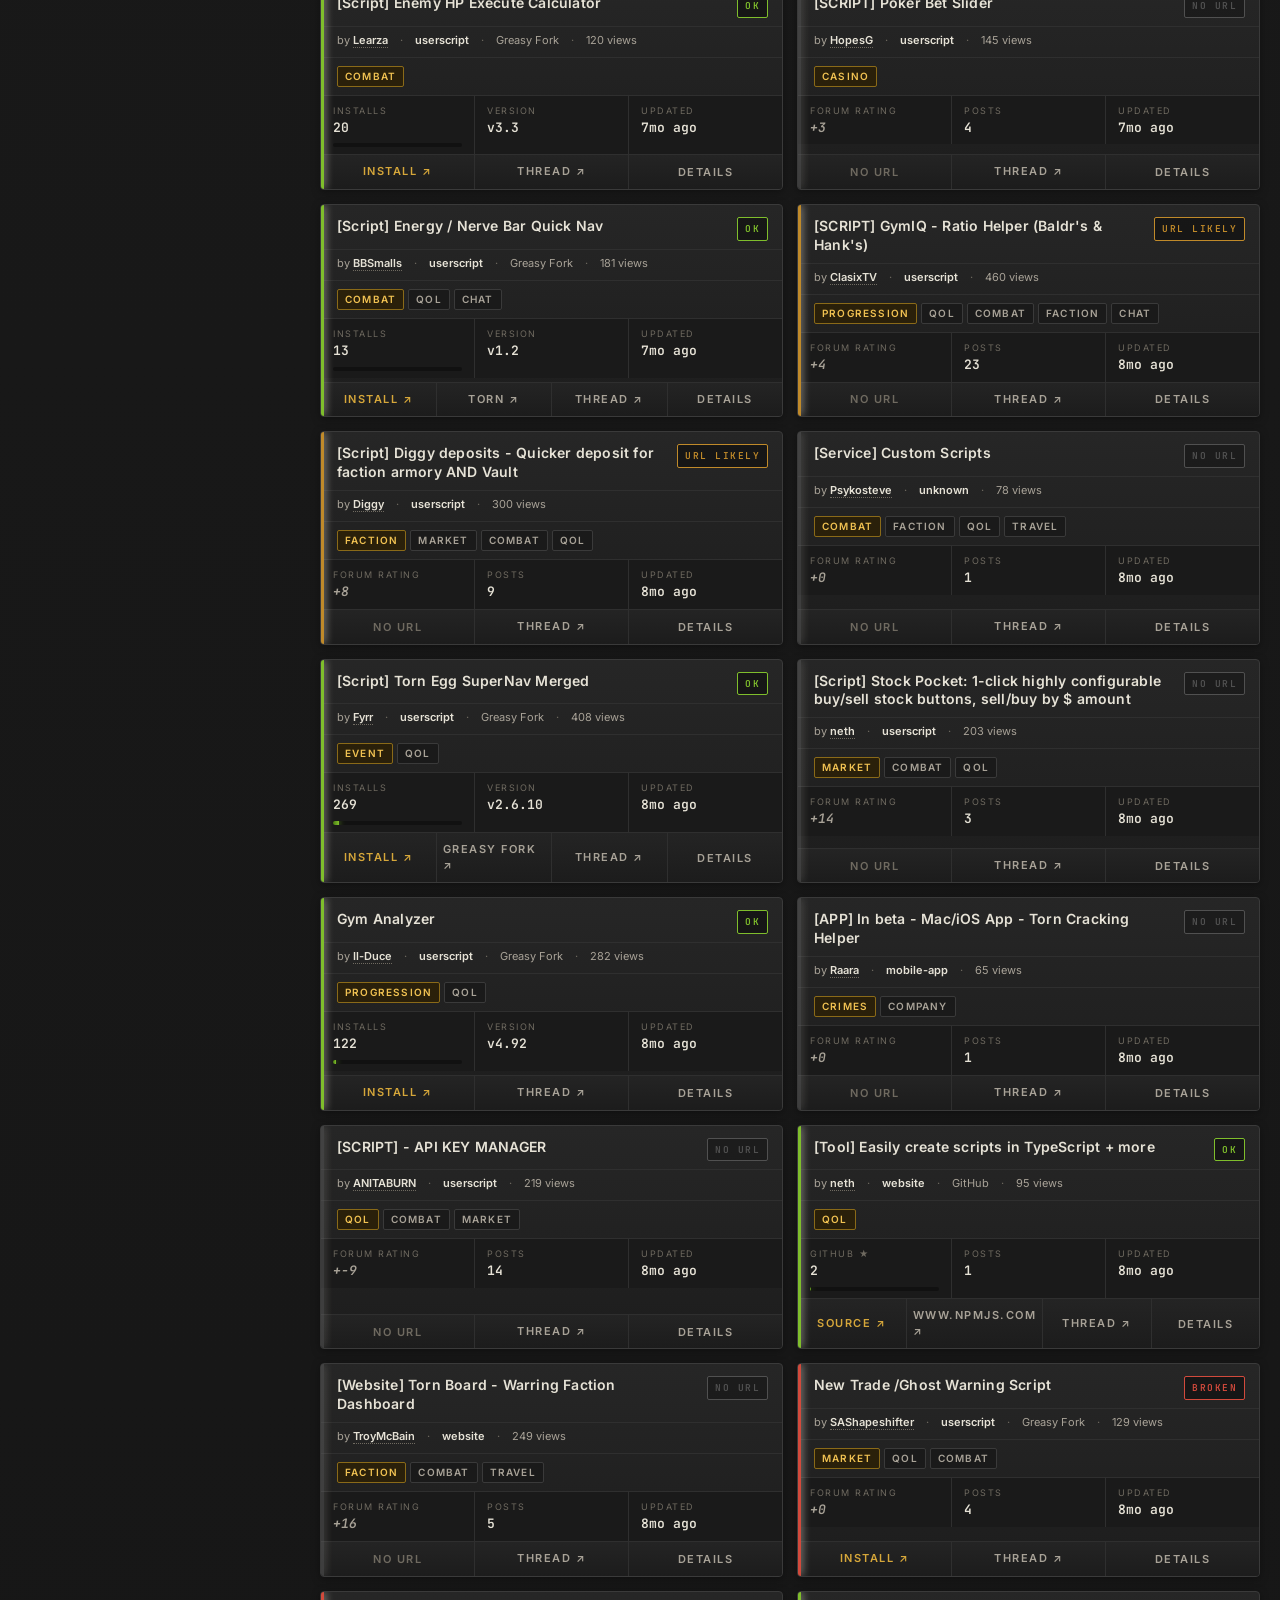
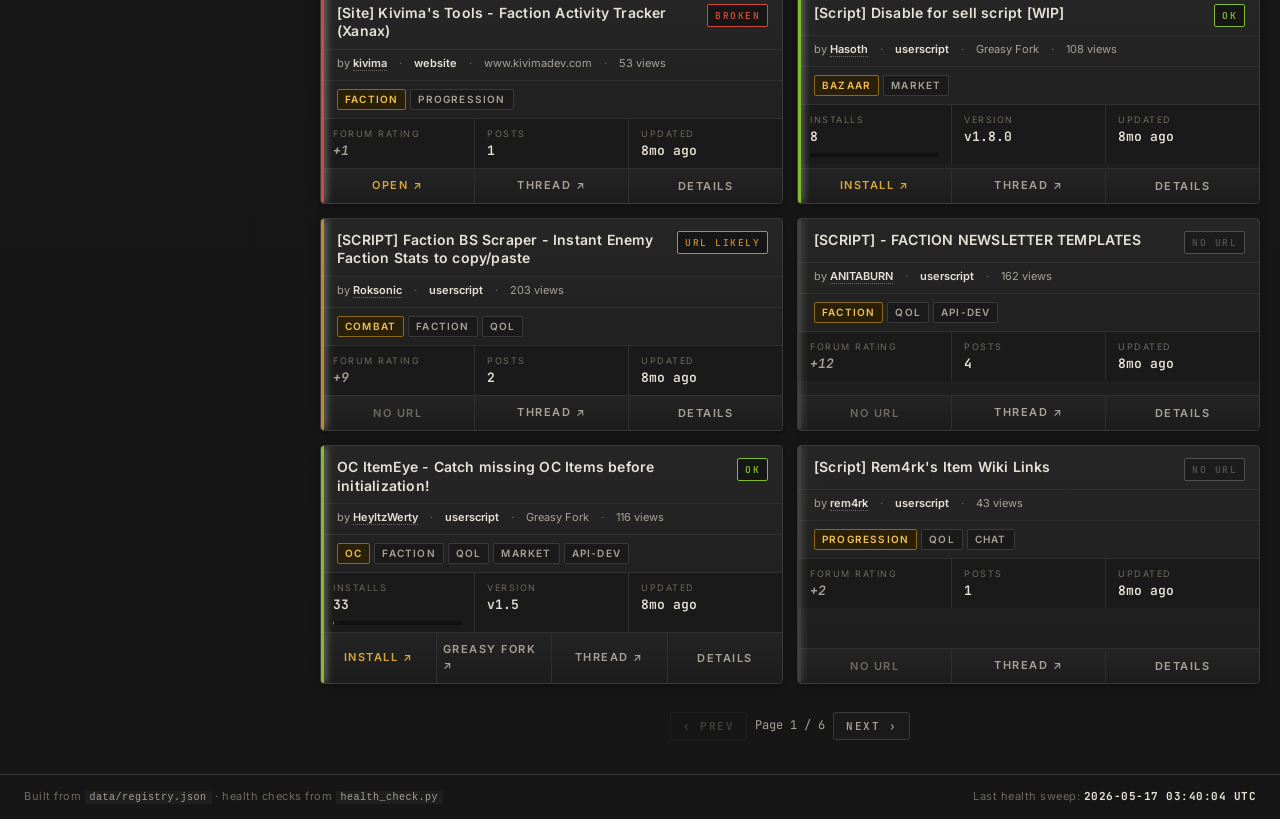
<file: web/browse.html>
<!DOCTYPE html>
<html lang="en">
<head>
  <meta charset="UTF-8" />
  <meta name="viewport" content="width=device-width, initial-scale=1.0" />
  <title>Torn Script Registry</title>
  <link rel="preconnect" href="https://fonts.googleapis.com">
  <link rel="preconnect" href="https://fonts.gstatic.com" crossorigin>
  <link href="https://fonts.googleapis.com/css2?family=Cinzel:wght@500;700&family=Inter:wght@400;500;600;700&family=JetBrains+Mono:wght@400;600&display=swap" rel="stylesheet">
  <link rel="stylesheet" href="styles.css" />
</head>
<body>
  <div class="grunge"></div>

  <header class="topbar">
    <a class="brand brand-link" href="index.html" title="Back to home">
      <span class="brand-mark">T</span>
      <div class="brand-text">
        <h1>SCRIPT&nbsp;REGISTRY</h1>
        <span class="brand-sub">Tools &amp; Userscripts Dossier</span>
      </div>
    </a>
    <div class="topbar-search">
      <input type="search" id="q" placeholder="Search title, author, tag…" autocomplete="off" />
      <span class="topbar-hint">/&nbsp;to focus</span>
    </div>
    <nav class="landing-nav" style="margin-right:14px;">
      <a href="authors.html" class="lnav-link">Authors</a>
    </nav>
    <nav class="topbar-stats" id="rollupStats">
      <span class="rollup ok"><i></i><b id="cntOk">0</b><em>working</em></span>
      <span class="rollup stale"><i></i><b id="cntStale">0</b><em>stale</em></span>
      <span class="rollup broken"><i></i><b id="cntBroken">0</b><em>broken</em></span>
      <span class="rollup unknown"><i></i><b id="cntUnknown">0</b><em>unknown</em></span>
    </nav>
  </header>

  <div class="layout">
    <aside class="sidebar">
      <section class="panel">
        <header class="panel-h">Status</header>
        <div class="panel-b" id="filterStatus"></div>
      </section>

      <section class="panel">
        <header class="panel-h">Category</header>
        <div class="panel-b chips" id="filterCategory"></div>
      </section>

      <section class="panel">
        <header class="panel-h">Tool Type</header>
        <div class="panel-b chips" id="filterTool"></div>
      </section>

      <section class="panel">
        <header class="panel-h">Sort</header>
        <div class="panel-b">
          <select id="sortBy">
            <option value="last_updated">Most recently updated</option>
            <option value="installs">Most installed</option>
            <option value="rating">Highest forum rating</option>
            <option value="views">Most viewed thread</option>
            <option value="posts">Most discussed</option>
            <option value="first_post">Newest thread</option>
            <option value="alpha">Alphabetical</option>
          </select>
        </div>
      </section>

      <section class="panel">
        <header class="panel-h">Reset</header>
        <div class="panel-b">
          <button class="btn-flat" id="resetBtn">Clear all filters</button>
        </div>
      </section>
    </aside>

    <main class="main">
      <div class="resultsbar">
        <span id="resultCount" class="result-count">…</span>
        <span class="result-meta" id="resultMeta"></span>
      </div>
      <section id="grid" class="grid">
        <div class="loading">Loading registry…</div>
      </section>
      <div class="pager" id="pager"></div>
    </main>
  </div>

  <footer class="footer">
    <span>Built from <code>data/registry.json</code> · health checks from <code>health_check.py</code></span>
    <span class="footer-right">Last health sweep: <b id="lastSweep">—</b></span>
  </footer>

  <script src="app.js"></script>
</body>
</html>
</file>
<file: web/styles.css>
/* ============================================================
   Torn Script Registry — original visual language, Torn-themed.
   Palette: charcoal panels, antique gold accents, Torn-bar greens.
   ============================================================ */

:root {
  --bg-0: #1a1a1a;
  --bg-1: #232323;
  --bg-2: #2b2b2b;
  --bg-3: #333333;
  --line: #3a3a3a;
  --line-soft: #2f2f2f;

  --ink: #e6e2d6;
  --ink-mute: #a8a297;
  --ink-faint: #6f6a60;

  --gold: #d6a73a;
  --gold-hot: #f1c252;
  --gold-deep: #8a6a18;

  --ok: #7fbe2c;       /* Torn energy green */
  --ok-deep: #4a7d12;
  --stale: #e2a824;
  --stale-deep: #8a6510;
  --broken: #d24a3c;
  --broken-deep: #7d1d15;
  --unknown: #6e6e6e;

  --shadow: 0 6px 22px rgba(0,0,0,0.55);
  --shadow-soft: 0 2px 8px rgba(0,0,0,0.35);

  --font-sans: "Inter", system-ui, -apple-system, "Segoe UI", sans-serif;
  --font-display: "Cinzel", "Trajan Pro", Georgia, serif;
  --font-mono: "JetBrains Mono", Consolas, monospace;
}

* { box-sizing: border-box; }
html, body { margin: 0; padding: 0; }

body {
  font-family: var(--font-sans);
  color: var(--ink);
  background:
    radial-gradient(1200px 700px at 20% -10%, #2c2c2c 0%, transparent 60%),
    radial-gradient(900px 600px at 110% 10%, #262626 0%, transparent 60%),
    linear-gradient(180deg, #1d1d1d 0%, #161616 100%);
  min-height: 100vh;
  font-size: 14px;
  line-height: 1.45;
}

/* Subtle grit overlay */
.grunge {
  position: fixed; inset: 0;
  pointer-events: none;
  z-index: 0;
  background-image:
    repeating-linear-gradient(0deg, rgba(255,255,255,0.012) 0 1px, transparent 1px 3px),
    repeating-linear-gradient(90deg, rgba(0,0,0,0.10) 0 1px, transparent 1px 4px);
  mix-blend-mode: overlay;
  opacity: 0.6;
}

/* ============================================================
   TOP BAR
   ============================================================ */
.topbar {
  position: sticky; top: 0; z-index: 10;
  display: grid;
  grid-template-columns: 320px 1fr auto;
  align-items: center;
  gap: 24px;
  padding: 12px 24px;
  background: linear-gradient(180deg, #1f1f1f 0%, #1a1a1a 100%);
  border-bottom: 1px solid var(--line);
  box-shadow: var(--shadow);
}

.brand { display: flex; align-items: center; gap: 14px; }
.brand-mark {
  width: 46px; height: 46px;
  display: grid; place-items: center;
  background: linear-gradient(180deg, #2a2a2a 0%, #1a1a1a 100%);
  border: 1px solid var(--gold-deep);
  color: var(--gold-hot);
  font-family: var(--font-display);
  font-size: 28px;
  font-weight: 700;
  letter-spacing: 1px;
  border-radius: 4px;
  text-shadow: 0 1px 0 #000, 0 0 12px rgba(214,167,58,0.35);
  box-shadow: inset 0 0 12px rgba(0,0,0,0.6), 0 2px 6px rgba(0,0,0,0.5);
}
.brand-text h1 {
  margin: 0;
  font-family: var(--font-display);
  font-size: 18px;
  letter-spacing: 4px;
  color: var(--gold-hot);
  text-shadow: 0 1px 0 #000;
}
.brand-sub {
  display: block;
  font-size: 11px;
  letter-spacing: 2px;
  text-transform: uppercase;
  color: var(--ink-faint);
}

.topbar-search {
  position: relative;
}
.topbar-search input {
  width: 100%;
  padding: 11px 60px 11px 14px;
  background: #141414;
  border: 1px solid var(--line);
  border-radius: 3px;
  color: var(--ink);
  font: 500 14px var(--font-sans);
  outline: none;
  transition: border-color 0.15s, box-shadow 0.15s;
}
.topbar-search input:focus {
  border-color: var(--gold);
  box-shadow: 0 0 0 3px rgba(214,167,58,0.12);
}
.topbar-search input::placeholder { color: var(--ink-faint); }
.topbar-hint {
  position: absolute; right: 10px; top: 50%; transform: translateY(-50%);
  font-family: var(--font-mono); font-size: 11px; color: var(--ink-faint);
  background: #1f1f1f; padding: 2px 6px; border: 1px solid var(--line); border-radius: 3px;
}

.topbar-stats { display: flex; gap: 10px; }
.rollup {
  display: flex; align-items: center; gap: 8px;
  padding: 8px 12px;
  background: #1a1a1a;
  border: 1px solid var(--line);
  border-radius: 3px;
  min-width: 150px;
}
.rollup i {
  width: 8px; height: 8px; border-radius: 50%;
  box-shadow: 0 0 8px currentColor;
}
.rollup b { font-size: 16px; font-weight: 700; color: var(--ink); font-variant-numeric: tabular-nums; }
.rollup em { font-style: normal; font-size: 10px; letter-spacing: 1.5px; text-transform: uppercase; color: var(--ink-mute); }
.rollup.ok i      { background: var(--ok);      color: var(--ok); }
.rollup.stale i   { background: var(--stale);   color: var(--stale); }
.rollup.broken i  { background: var(--broken);  color: var(--broken); }
.rollup.unknown i { background: var(--unknown); color: var(--unknown); }

/* ============================================================
   LAYOUT
   ============================================================ */
.layout {
  position: relative; z-index: 1;
  display: grid;
  grid-template-columns: 280px 1fr;
  gap: 20px;
  padding: 20px;
  max-width: 1700px;
  margin: 0 auto;
}

.sidebar { display: flex; flex-direction: column; gap: 14px; position: sticky; top: 80px; align-self: start; max-height: calc(100vh - 100px); overflow-y: auto; padding-right: 4px; }
.sidebar::-webkit-scrollbar { width: 6px; }
.sidebar::-webkit-scrollbar-thumb { background: var(--line); border-radius: 3px; }

.panel {
  background: linear-gradient(180deg, #232323 0%, #1d1d1d 100%);
  border: 1px solid var(--line);
  border-radius: 4px;
  overflow: hidden;
  box-shadow: var(--shadow-soft);
}
.panel-h {
  padding: 8px 12px;
  background: linear-gradient(180deg, #2d2d2d 0%, #232323 100%);
  border-bottom: 1px solid var(--line);
  font-family: var(--font-display);
  font-size: 11px;
  letter-spacing: 3px;
  text-transform: uppercase;
  color: var(--gold);
  text-shadow: 0 1px 0 #000;
}
.panel-b { padding: 10px 12px; }

/* Chips */
.chips { display: flex; flex-wrap: wrap; gap: 5px; }
.chip {
  display: inline-flex; align-items: center; gap: 6px;
  padding: 5px 10px;
  background: #1c1c1c;
  border: 1px solid var(--line);
  border-radius: 999px;
  font-size: 12px;
  color: var(--ink-mute);
  cursor: pointer;
  transition: all 0.12s;
  user-select: none;
}
.chip:hover { color: var(--ink); border-color: var(--ink-faint); }
.chip.active {
  background: linear-gradient(180deg, #3a2e0e 0%, #2a2106 100%);
  border-color: var(--gold);
  color: var(--gold-hot);
  text-shadow: 0 1px 0 #000;
}
.chip .cnt {
  font-family: var(--font-mono);
  font-size: 10px;
  color: var(--ink-faint);
  background: #111;
  padding: 1px 5px;
  border-radius: 999px;
}
.chip.active .cnt { color: var(--gold); background: #1c1408; }

/* Status rows (vertical, like Torn stat bars) */
.statusrow {
  display: flex; align-items: center; gap: 10px;
  padding: 6px 4px;
  cursor: pointer;
  border-radius: 3px;
  transition: background 0.12s;
}
.statusrow:hover { background: #1c1c1c; }
.statusrow.active { background: #1c1408; }
.statusrow .sw { width: 10px; height: 10px; border-radius: 2px; flex-shrink: 0; }
.statusrow .lbl { flex: 1; font-size: 12px; letter-spacing: 1px; text-transform: uppercase; color: var(--ink-mute); }
.statusrow.active .lbl { color: var(--gold-hot); }
.statusrow .cnt { font-family: var(--font-mono); font-size: 11px; color: var(--ink-faint); }

select, .btn-flat {
  width: 100%;
  background: #161616;
  color: var(--ink);
  border: 1px solid var(--line);
  border-radius: 3px;
  padding: 8px 10px;
  font: 500 13px var(--font-sans);
  cursor: pointer;
  transition: border-color 0.12s;
}
select:hover, .btn-flat:hover { border-color: var(--gold-deep); }
.btn-flat {
  text-transform: uppercase;
  letter-spacing: 2px;
  font-size: 11px;
  color: var(--ink-mute);
}
.btn-flat:hover { color: var(--gold-hot); }

/* ============================================================
   MAIN — grid of dossier cards
   ============================================================ */
.main { display: flex; flex-direction: column; gap: 14px; min-width: 0; }

.resultsbar {
  display: flex; align-items: baseline; justify-content: space-between;
  padding: 8px 4px;
  border-bottom: 1px solid var(--line-soft);
}
.result-count {
  font-family: var(--font-display);
  font-size: 16px;
  letter-spacing: 2px;
  color: var(--gold);
  text-transform: uppercase;
}
.result-meta { font-size: 11px; color: var(--ink-faint); letter-spacing: 1px; text-transform: uppercase; }

.grid {
  display: grid;
  grid-template-columns: repeat(auto-fill, minmax(380px, 1fr));
  gap: 14px;
}
.loading { padding: 40px; text-align: center; color: var(--ink-faint); grid-column: 1 / -1; }

/* CARD */
.card {
  position: relative;
  background: linear-gradient(180deg, #262626 0%, #1d1d1d 100%);
  border: 1px solid var(--line);
  border-radius: 4px;
  padding: 0;
  display: flex; flex-direction: column;
  overflow: hidden;
  transition: transform 0.15s, border-color 0.15s, box-shadow 0.15s;
  box-shadow: var(--shadow-soft);
}
.card:hover {
  transform: translateY(-2px);
  border-color: var(--gold-deep);
  box-shadow: 0 8px 24px rgba(0,0,0,0.55), 0 0 0 1px rgba(214,167,58,0.15);
}

/* Left status rail (mimics Torn bar) */
.card::before {
  content: "";
  position: absolute; left: 0; top: 0; bottom: 0;
  width: 3px;
  background: var(--unknown);
  box-shadow: 0 0 8px currentColor;
}
.card.s-ok::before         { background: var(--ok); }
.card.s-stale::before      { background: var(--stale); }
.card.s-broken::before     { background: var(--broken); }
.card.s-unknown::before    { background: var(--unknown); }
.card.s-url-likely::before { background: #c08a2a; }
.card.s-no-url::before     { background: var(--unknown); opacity: 0.4; }

.card-head {
  display: flex; align-items: flex-start; justify-content: space-between; gap: 10px;
  padding: 12px 14px 8px 16px;
  border-bottom: 1px solid var(--line-soft);
}
.card-title {
  font-family: var(--font-sans);
  font-size: 14px;
  font-weight: 600;
  color: var(--ink);
  letter-spacing: 0.2px;
  line-height: 1.35;
  margin: 0;
  flex: 1;
}
.card-title a { color: inherit; text-decoration: none; }
.card-title a:hover { color: var(--gold-hot); }

.badge {
  flex-shrink: 0;
  font-family: var(--font-mono);
  font-size: 9.5px;
  font-weight: 600;
  text-transform: uppercase;
  letter-spacing: 1.5px;
  padding: 4px 7px;
  border-radius: 2px;
  border: 1px solid currentColor;
  background: rgba(0,0,0,0.4);
}
.badge.ok         { color: var(--ok); }
.badge.stale      { color: var(--stale); }
.badge.broken     { color: var(--broken); }
.badge.unknown    { color: var(--unknown); }
.badge.url-likely { color: #c08a2a; }
.badge.no-url     { color: var(--unknown); opacity: 0.6; }

.card-meta {
  display: flex; flex-wrap: wrap; gap: 4px 12px;
  padding: 6px 14px 8px 16px;
  font-size: 11px;
  color: var(--ink-mute);
  border-bottom: 1px solid var(--line-soft);
}
.card-meta b { color: var(--ink); font-weight: 600; }
.card-meta .sep { color: var(--ink-faint); }
.author-link { color: var(--ink); text-decoration: none; border-bottom: 1px dotted var(--ink-faint); }
.author-link:hover { color: var(--gold-hot); border-bottom-color: var(--gold-hot); }

.card-tags { display: flex; flex-wrap: wrap; gap: 4px; padding: 8px 14px 8px 16px; }
.tag {
  display: inline-block;
  padding: 2px 7px;
  background: #1a1a1a;
  border: 1px solid var(--line);
  border-radius: 2px;
  font-size: 10px;
  font-weight: 600;
  text-transform: uppercase;
  letter-spacing: 1.2px;
  color: var(--ink-mute);
}
.tag.primary { color: var(--gold-hot); border-color: var(--gold-deep); background: #2a200a; }

/* Stat strip (Torn-style horizontal mini-bars) */
.stats {
  display: grid;
  grid-template-columns: repeat(3, 1fr);
  gap: 1px;
  background: var(--line-soft);
  border-top: 1px solid var(--line-soft);
}
.stat {
  background: #1a1a1a;
  padding: 8px 12px 7px 12px;
}
.stat .k { display: block; font-size: 9px; letter-spacing: 1.5px; text-transform: uppercase; color: var(--ink-faint); }
.stat .v { display: block; font-family: var(--font-mono); font-size: 13px; font-weight: 600; color: var(--ink); margin-top: 2px; }
.stat .v.dim { color: var(--ink-mute); }

/* Bar (rating / installs visual) */
.bar {
  position: relative;
  height: 4px;
  background: #111;
  border-radius: 2px;
  margin-top: 6px;
  overflow: hidden;
}
.bar > span {
  position: absolute; left: 0; top: 0; bottom: 0;
  background: linear-gradient(90deg, var(--ok-deep) 0%, var(--ok) 100%);
  box-shadow: 0 0 6px var(--ok);
}

/* Card actions */
.card-actions {
  display: flex; gap: 1px;
  background: var(--line-soft);
  border-top: 1px solid var(--line-soft);
  margin-top: auto;
}
.act {
  flex: 1;
  display: flex; align-items: center; justify-content: center; gap: 6px;
  padding: 9px 6px;
  background: linear-gradient(180deg, #242424 0%, #1c1c1c 100%);
  color: var(--ink-mute);
  text-decoration: none;
  font-size: 11px;
  font-weight: 600;
  letter-spacing: 1.5px;
  text-transform: uppercase;
  transition: all 0.12s;
  border: none;
  cursor: pointer;
  font-family: var(--font-sans);
}
.act:hover { background: #2a2a2a; color: var(--gold-hot); }
.act.primary { color: var(--gold); }
.act.primary:hover { background: linear-gradient(180deg, #3a2e0e 0%, #2a2106 100%); color: var(--gold-hot); }
.act:disabled, .act.disabled { color: var(--ink-faint); cursor: not-allowed; }

/* Detail drawer (expand) */
.card.open .card-detail { display: block; }
.card-detail {
  display: none;
  padding: 10px 14px 12px 16px;
  border-top: 1px solid var(--line-soft);
  background: #181818;
  font-size: 12px;
  color: var(--ink-mute);
}
.card-detail dl { display: grid; grid-template-columns: 110px 1fr; gap: 4px 10px; margin: 0; }
.card-detail dt { color: var(--ink-faint); font-size: 10px; text-transform: uppercase; letter-spacing: 1.2px; align-self: center; }
.card-detail dd { margin: 0; color: var(--ink); font-family: var(--font-mono); font-size: 11px; word-break: break-all; }
.card-detail dd a { color: var(--gold-hot); text-decoration: none; }
.card-detail dd a:hover { text-decoration: underline; }

/* Pager */
.pager {
  display: flex; justify-content: center; align-items: center; gap: 8px;
  padding: 14px;
  font-family: var(--font-mono);
  font-size: 12px;
  color: var(--ink-mute);
}
.pager button {
  background: #1a1a1a;
  border: 1px solid var(--line);
  color: var(--ink-mute);
  padding: 6px 12px;
  border-radius: 3px;
  cursor: pointer;
  font: 600 11px var(--font-mono);
  text-transform: uppercase;
  letter-spacing: 1.5px;
}
.pager button:hover:not(:disabled) { border-color: var(--gold-deep); color: var(--gold-hot); }
.pager button:disabled { opacity: 0.3; cursor: not-allowed; }

/* ============================================================
   FOOTER
   ============================================================ */
.footer {
  position: relative; z-index: 1;
  display: flex; justify-content: space-between; align-items: center;
  padding: 14px 24px;
  border-top: 1px solid var(--line);
  font-size: 11px;
  color: var(--ink-faint);
  letter-spacing: 0.5px;
  background: #161616;
}
.footer code { background: #1f1f1f; padding: 1px 5px; border-radius: 2px; color: var(--ink-mute); font-size: 10px; }
.footer b { color: var(--ink); font-family: var(--font-mono); }

/* ============================================================
   Responsive
   ============================================================ */
@media (max-width: 1100px) {
  .layout { grid-template-columns: 1fr; }
  .sidebar { position: relative; top: 0; max-height: none; }
  .topbar { grid-template-columns: 1fr; gap: 12px; }
  .topbar-stats { justify-content: flex-start; flex-wrap: wrap; }
}
@media (max-width: 600px) {
  .grid { grid-template-columns: 1fr; }
}

/* ============================================================
   LANDING PAGE
   ============================================================ */
body.landing {
  background:
    radial-gradient(1400px 800px at 50% -10%, #2e2a1f 0%, transparent 55%),
    radial-gradient(900px 600px at 10% 30%, #1f2622 0%, transparent 55%),
    linear-gradient(180deg, #1c1c1c 0%, #141414 100%);
}

.landing-topbar { grid-template-columns: auto 1fr auto; }
.landing-nav { display: flex; gap: 18px; align-items: center; justify-content: flex-end; }
.lnav-link {
  color: var(--ink-mute);
  text-decoration: none;
  font-size: 13px;
  font-weight: 600;
  letter-spacing: 1.2px;
  text-transform: uppercase;
  padding: 8px 14px;
  border: 1px solid transparent;
  border-radius: 3px;
  transition: all 0.18s ease;
}
.lnav-link:hover {
  color: var(--gold-hot);
  border-color: var(--gold-deep);
  background: rgba(214, 167, 58, 0.06);
}

.brand-link {
  text-decoration: none;
  color: inherit;
  display: flex;
  align-items: center;
  gap: 14px;
}

/* Hero */
.hero {
  position: relative;
  z-index: 1;
  max-width: 1180px;
  margin: 0 auto;
  padding: 80px 32px 60px;
  text-align: center;
}
.hero-inner { max-width: 820px; margin: 0 auto; }
.hero-eyebrow {
  font-family: var(--font-mono);
  font-size: 11px;
  letter-spacing: 4px;
  color: var(--gold);
  margin-bottom: 22px;
  opacity: 0.85;
}
.hero-headline {
  font-family: var(--font-display);
  font-size: clamp(36px, 6vw, 64px);
  font-weight: 700;
  line-height: 1.05;
  margin: 0 0 22px;
  color: var(--ink);
  letter-spacing: 1px;
  text-shadow: 0 2px 0 #000, 0 0 30px rgba(214, 167, 58, 0.12);
}
.hero-tagline {
  font-size: 17px;
  line-height: 1.6;
  color: var(--ink-mute);
  max-width: 640px;
  margin: 0 auto 36px;
}
.hero-cta {
  display: flex;
  gap: 14px;
  justify-content: center;
  flex-wrap: wrap;
  margin-bottom: 28px;
}
.hero-btn {
  display: inline-flex;
  align-items: center;
  gap: 8px;
  padding: 14px 26px;
  border-radius: 3px;
  text-decoration: none;
  font-size: 14px;
  font-weight: 700;
  letter-spacing: 1.5px;
  text-transform: uppercase;
  transition: all 0.18s ease;
  border: 1px solid transparent;
}
.hero-btn.primary {
  background: linear-gradient(180deg, var(--gold-hot) 0%, var(--gold) 100%);
  color: #1a1300;
  border-color: var(--gold-deep);
  box-shadow: 0 4px 16px rgba(214, 167, 58, 0.25), inset 0 1px 0 rgba(255,255,255,0.25);
}
.hero-btn.primary:hover {
  transform: translateY(-1px);
  box-shadow: 0 6px 22px rgba(214, 167, 58, 0.4), inset 0 1px 0 rgba(255,255,255,0.3);
}
.hero-btn.ghost {
  color: var(--ink);
  border-color: var(--line);
  background: rgba(0,0,0,0.25);
}
.hero-btn.ghost:hover {
  border-color: var(--gold-deep);
  color: var(--gold-hot);
}
.hero-substats {
  font-family: var(--font-mono);
  font-size: 12px;
  color: var(--ink-faint);
  letter-spacing: 1px;
  display: flex;
  gap: 14px;
  justify-content: center;
  flex-wrap: wrap;
}
.hero-sep { opacity: 0.5; }

.hero-stats {
  margin: 56px auto 0;
  max-width: 760px;
  display: grid;
  grid-template-columns: repeat(4, 1fr);
  gap: 14px;
}
.hstat {
  background: linear-gradient(180deg, #232323 0%, #1a1a1a 100%);
  border: 1px solid var(--line);
  border-top: 1px solid var(--gold-deep);
  border-radius: 3px;
  padding: 18px 12px;
  text-align: center;
  box-shadow: var(--shadow-soft);
}
.hstat-v {
  display: block;
  font-family: var(--font-display);
  font-size: 28px;
  font-weight: 700;
  color: var(--gold-hot);
  text-shadow: 0 1px 0 #000;
}
.hstat-k {
  display: block;
  margin-top: 4px;
  font-size: 11px;
  letter-spacing: 2px;
  text-transform: uppercase;
  color: var(--ink-faint);
}

/* Featured */
.featured-section {
  position: relative;
  z-index: 1;
  max-width: 1180px;
  margin: 30px auto 0;
  padding: 40px 32px 80px;
}
.featured-head {
  display: flex;
  align-items: flex-end;
  justify-content: space-between;
  gap: 16px;
  margin-bottom: 28px;
  padding-bottom: 18px;
  border-bottom: 1px solid var(--line);
}
.section-title {
  font-family: var(--font-display);
  font-size: 26px;
  letter-spacing: 3px;
  margin: 0 0 4px;
  color: var(--gold-hot);
  text-shadow: 0 1px 0 #000;
}
.section-sub {
  margin: 0;
  color: var(--ink-mute);
  font-size: 13px;
}
.featured-allbtn {
  color: var(--ink-mute);
  text-decoration: none;
  font-size: 12px;
  font-weight: 600;
  letter-spacing: 1.5px;
  text-transform: uppercase;
  padding: 8px 14px;
  border: 1px solid var(--line);
  border-radius: 3px;
  transition: all 0.15s ease;
  white-space: nowrap;
}
.featured-allbtn:hover {
  color: var(--gold-hot);
  border-color: var(--gold-deep);
}

.featured-grid {
  display: grid;
  grid-template-columns: repeat(auto-fill, minmax(290px, 1fr));
  gap: 18px;
}
.featured-empty {
  grid-column: 1 / -1;
  padding: 50px 20px;
  text-align: center;
  background: rgba(0,0,0,0.2);
  border: 1px dashed var(--line);
  border-radius: 4px;
}
.featured-empty p { margin: 6px 0; }
.featured-empty .muted { color: var(--ink-faint); font-size: 13px; }

.feat-card {
  position: relative;
  background: linear-gradient(180deg, #262626 0%, #1a1a1a 100%);
  border: 1px solid var(--line);
  border-radius: 4px;
  padding: 22px 20px 18px;
  display: flex;
  flex-direction: column;
  gap: 10px;
  box-shadow: var(--shadow-soft);
  overflow: hidden;
  transition: all 0.18s ease;
}
.feat-card::before {
  content: "";
  position: absolute;
  left: 0; top: 0; bottom: 0;
  width: 3px;
  background: var(--gold);
}
.feat-card:hover {
  transform: translateY(-2px);
  border-color: var(--gold-deep);
  box-shadow: 0 8px 22px rgba(0,0,0,0.55), 0 0 18px rgba(214,167,58,0.08);
}
.feat-card.s-broken::before { background: var(--broken); }
.feat-card.s-stale::before { background: var(--stale); }
.feat-card.s-url-likely::before { background: #c08a2a; }
.feat-card.s-no-url::before { background: #4a4a4a; }

.feat-ribbon {
  position: absolute;
  top: 10px; right: -32px;
  background: linear-gradient(180deg, var(--gold-hot) 0%, var(--gold) 100%);
  color: #1a1300;
  font-family: var(--font-mono);
  font-size: 10px;
  font-weight: 700;
  letter-spacing: 2px;
  padding: 4px 36px;
  transform: rotate(35deg);
  box-shadow: 0 2px 6px rgba(0,0,0,0.5);
}

.feat-tag {
  display: inline-block;
  width: fit-content;
  font-family: var(--font-mono);
  font-size: 10px;
  letter-spacing: 2px;
  text-transform: uppercase;
  color: var(--gold);
  padding: 2px 8px;
  border: 1px solid var(--gold-deep);
  border-radius: 2px;
  background: rgba(214,167,58,0.06);
}
.feat-title {
  margin: 4px 0 0;
  font-size: 17px;
  font-weight: 700;
  line-height: 1.25;
  font-family: var(--font-sans);
}
.feat-title a { color: var(--ink); text-decoration: none; }
.feat-title a:hover { color: var(--gold-hot); }

.feat-author { font-size: 12px; color: var(--ink-mute); }
.feat-author a {
  color: var(--ink-mute);
  text-decoration: none;
  border-bottom: 1px dotted var(--line);
}
.feat-author a:hover { color: var(--gold-hot); border-color: var(--gold-deep); }
.feat-author .dot { margin: 0 6px; opacity: 0.5; }
.feat-tool { font-family: var(--font-mono); font-size: 11px; color: var(--ink-faint); }

.feat-meta {
  display: flex;
  gap: 12px;
  font-size: 12px;
  margin-top: auto;
  padding-top: 8px;
  border-top: 1px solid var(--line-soft);
}
.feat-stat b { color: var(--ink); font-weight: 700; }
.feat-stat.dim { color: var(--ink-faint); }

.feat-actions { display: flex; gap: 8px; margin-top: 4px; }
.feat-install {
  flex: 1;
  text-align: center;
  text-decoration: none;
  font-weight: 700;
  font-size: 12px;
  letter-spacing: 1.2px;
  text-transform: uppercase;
  padding: 9px 12px;
  border-radius: 3px;
  background: linear-gradient(180deg, var(--gold-hot) 0%, var(--gold) 100%);
  color: #1a1300;
  border: 1px solid var(--gold-deep);
  box-shadow: inset 0 1px 0 rgba(255,255,255,0.2);
  transition: all 0.15s ease;
}
.feat-install:hover {
  transform: translateY(-1px);
  box-shadow: 0 4px 12px rgba(214,167,58,0.3), inset 0 1px 0 rgba(255,255,255,0.25);
}
.feat-install.ghost {
  background: rgba(0,0,0,0.25);
  color: var(--ink);
  border-color: var(--line);
  box-shadow: none;
}
.feat-install.ghost:hover {
  border-color: var(--gold-deep);
  color: var(--gold-hot);
  box-shadow: none;
}
.feat-thread {
  text-decoration: none;
  font-size: 12px;
  letter-spacing: 1.2px;
  text-transform: uppercase;
  padding: 9px 14px;
  border-radius: 3px;
  color: var(--ink-mute);
  border: 1px solid var(--line);
  transition: all 0.15s ease;
}
.feat-thread:hover { color: var(--gold-hot); border-color: var(--gold-deep); }

.landing-footer { margin-top: 20px; }
.landing-footer a { color: var(--gold); text-decoration: none; }
.landing-footer a:hover { color: var(--gold-hot); }

@media (max-width: 720px) {
  .hero { padding: 50px 18px 40px; }
  .hero-stats { grid-template-columns: repeat(2, 1fr); }
  .featured-section { padding: 30px 18px 60px; }
  .featured-head { flex-direction: column; align-items: flex-start; }
}

/* ============================================================ */
/* Top Authors page                                              */
/* ============================================================ */
.lnav-link.active {
  color: #f1c252;
  border-bottom: 2px solid #d6a73a;
}

.authors-hero {
  padding: 60px 32px 30px;
  background: linear-gradient(180deg, rgba(214,167,58,0.06), transparent 75%);
  border-bottom: 1px solid rgba(214,167,58,0.18);
}
.authors-hero .hero-headline { font-size: clamp(34px, 5vw, 56px); margin-bottom: 14px; }

.authors-section {
  padding: 36px 32px 80px;
  max-width: 1200px;
  margin: 0 auto;
}
.authors-controls {
  display: flex;
  gap: 12px;
  align-items: center;
  flex-wrap: wrap;
}
.auth-sort {
  display: inline-flex;
  align-items: center;
  gap: 8px;
  font-size: 13px;
  color: #b6b1a4;
  text-transform: uppercase;
  letter-spacing: 0.08em;
}
.auth-sort select,
.auth-filter {
  background: #1b1814;
  border: 1px solid rgba(214,167,58,0.22);
  color: #ece6d4;
  padding: 7px 10px;
  border-radius: 4px;
  font: inherit;
  font-size: 13px;
  outline: none;
}
.auth-sort select:focus,
.auth-filter:focus { border-color: #d6a73a; }
.auth-filter { min-width: 200px; }

.authors-table-wrap {
  margin-top: 22px;
  border: 1px solid rgba(214,167,58,0.18);
  border-radius: 6px;
  overflow: hidden;
  background: #14110d;
}
.authors-table {
  width: 100%;
  border-collapse: collapse;
  font-size: 14px;
}
.authors-table thead th {
  background: #1d1914;
  color: #c4ad6a;
  font-family: "Cinzel", serif;
  font-weight: 600;
  font-size: 12px;
  letter-spacing: 0.1em;
  text-transform: uppercase;
  padding: 12px 14px;
  text-align: left;
  border-bottom: 1px solid rgba(214,167,58,0.22);
}
.authors-table tbody tr {
  border-bottom: 1px solid rgba(255,255,255,0.04);
  transition: background 0.12s;
}
.authors-table tbody tr:hover { background: rgba(214,167,58,0.05); }
.authors-table td {
  padding: 12px 14px;
  vertical-align: middle;
  color: #d9d2bf;
}

.col-rank { width: 56px; text-align: center; }
.col-num  { width: 90px; text-align: right; font-family: "JetBrains Mono", monospace; }
.col-top  { max-width: 320px; }

.rk {
  display: inline-block;
  min-width: 30px;
  padding: 3px 8px;
  border-radius: 4px;
  font-family: "JetBrains Mono", monospace;
  font-weight: 600;
  background: #221d16;
  color: #8a836f;
  font-size: 12px;
}
.rk.gold   { background: linear-gradient(135deg,#d6a73a,#f1c252); color:#1b1408; }
.rk.silver { background: linear-gradient(135deg,#bcbcc1,#e6e6ea); color:#1b1408; }
.rk.bronze { background: linear-gradient(135deg,#a06433,#cf8b4d); color:#1b1408; }

.auth-name { font-weight: 600; color:#ece6d4; }
.auth-name a { color: inherit; text-decoration: none; border-bottom: 1px dotted rgba(214,167,58,0.4); }
.auth-name a:hover { color: #f1c252; border-bottom-color: #f1c252; }

.auth-pills { margin-top: 4px; display:flex; gap:6px; flex-wrap:wrap; }
.pill {
  display:inline-block;
  padding:1px 7px;
  font-size:11px;
  font-family:"JetBrains Mono",monospace;
  border-radius:3px;
  background:#221d16;
  color:#8a836f;
}
.pill.ok        { background: rgba(127,190,44,0.16); color:#a8d558; }
.pill.stale     { background: rgba(226,168,36,0.16); color:#e2a824; }
.pill.broken    { background: rgba(210,74,60,0.18);  color:#e07868; }
.pill.url-likely{ background: rgba(192,138,42,0.18); color:#d6a73a; }

.col-num.accent { color: #a8d558; font-weight: 600; }
.col-num.score  { color: #f1c252; font-weight: 700; }

.auth-top-link {
  color: #cbb784;
  text-decoration: none;
  border-bottom: 1px dotted rgba(214,167,58,0.4);
  display: inline-block;
  max-width: 100%;
  overflow: hidden;
  text-overflow: ellipsis;
  white-space: nowrap;
  vertical-align: middle;
}
.auth-top-link:hover { color:#f1c252; border-bottom-color:#f1c252; }

.dim { color:#6e6856; font-style:italic; }

@media (max-width: 720px) {
  .authors-section { padding: 24px 14px 60px; }
  .authors-table thead { display:none; }
  .authors-table, .authors-table tbody, .authors-table tr, .authors-table td { display:block; width:100%; }
  .authors-table tr { padding: 10px 0; border-bottom:1px solid rgba(214,167,58,0.12); }
  .authors-table td { padding: 4px 14px; text-align:left !important; }
  .col-num::before { content: attr(data-label) " "; color:#8a836f; font-size:11px; text-transform:uppercase; }
}
</file>
